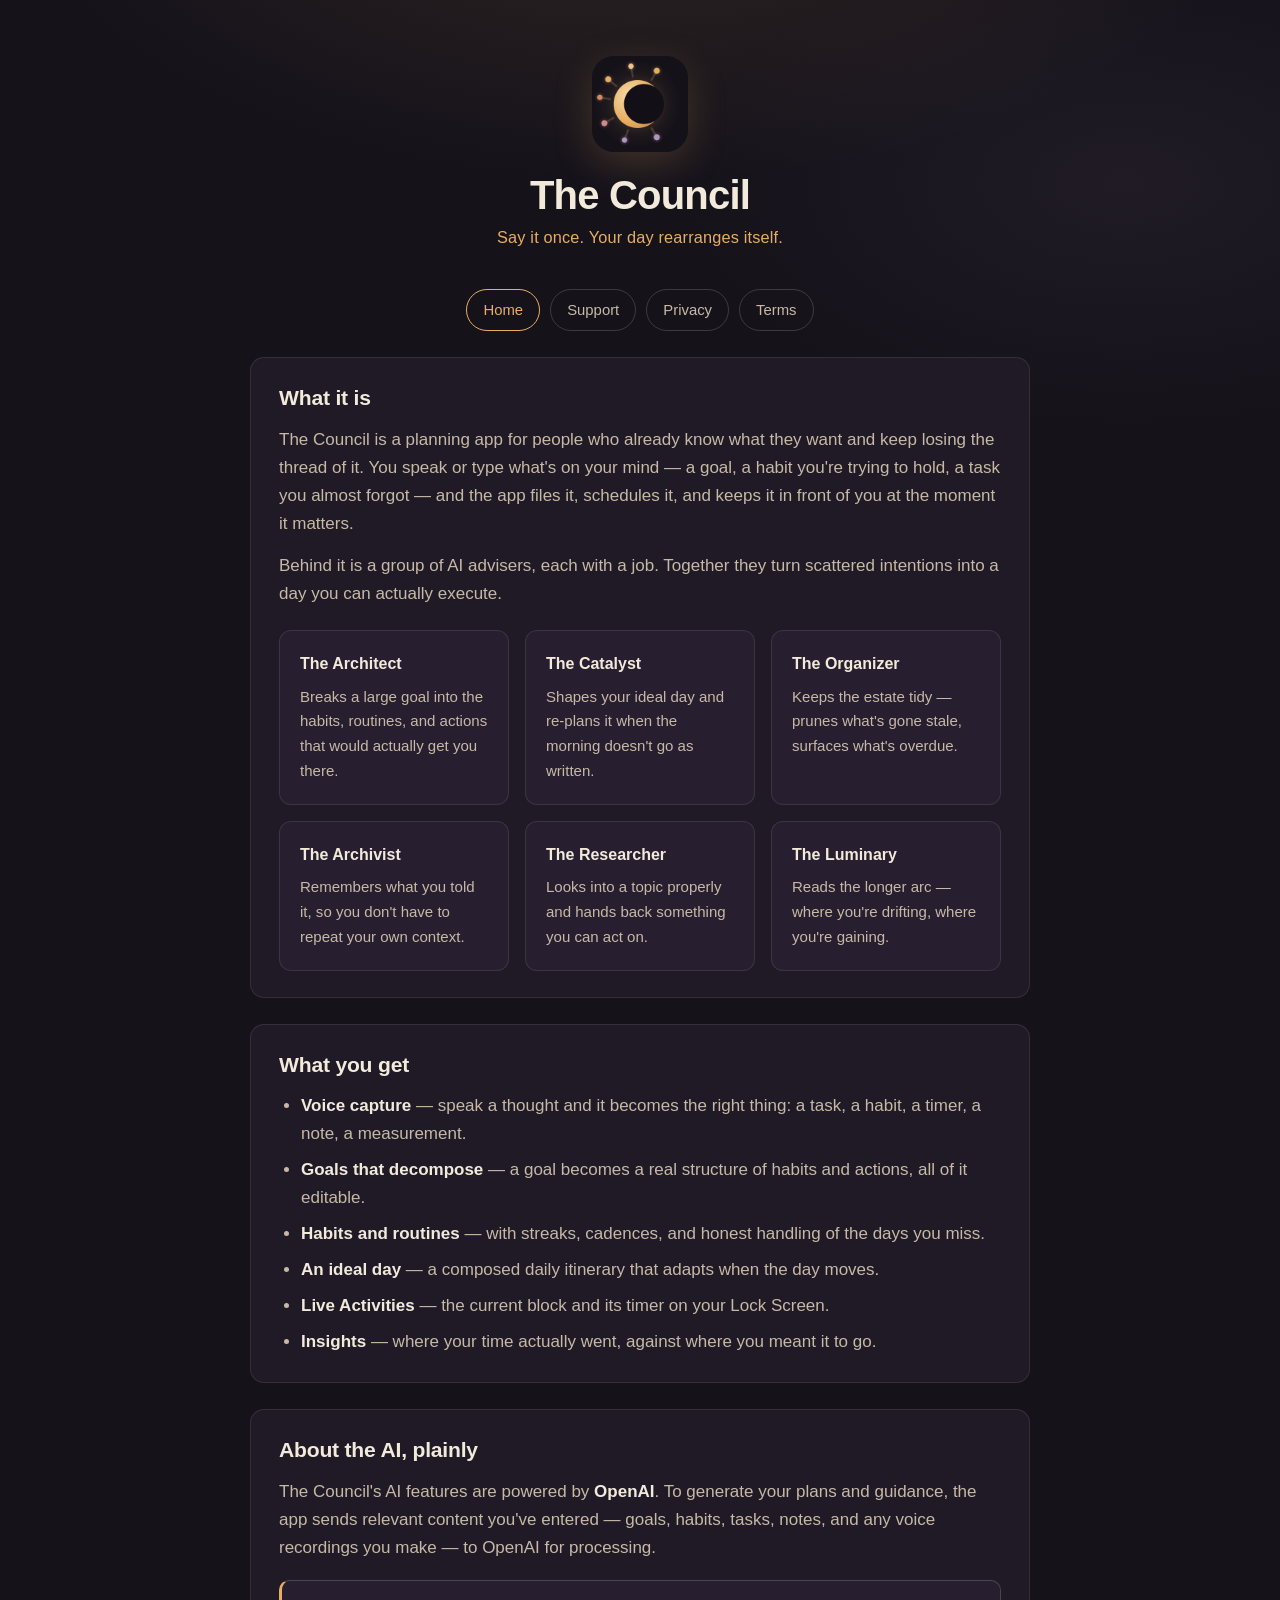
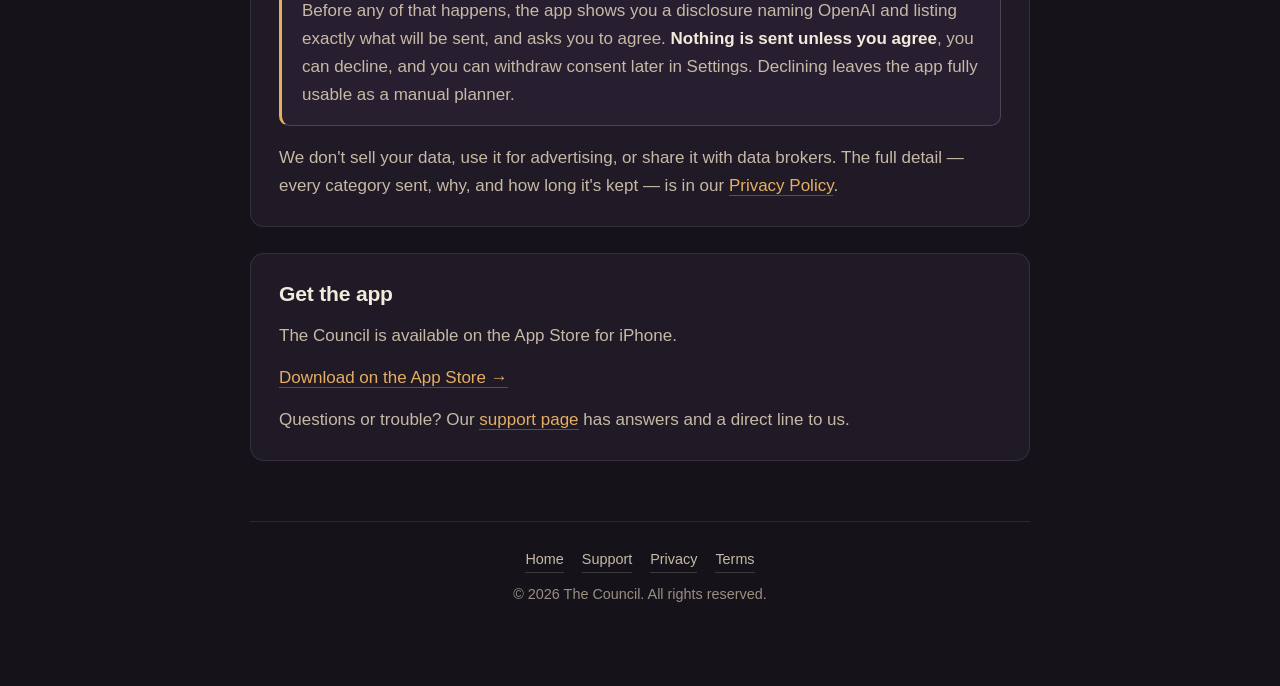
<file: index.html>
<!DOCTYPE html>
<html lang="en">
<head>
<meta charset="utf-8">
<meta name="viewport" content="width=device-width, initial-scale=1">
<title>The Council — AI Life Planner</title>
<meta name="description" content="A voice-first planning app. Capture goals, habits, and routines, and let a council of AI advisers turn them into a workable day.">
<link rel="icon" href="assets/icon.png">
<link rel="stylesheet" href="assets/site.css">
</head>
<body>
<div class="wrap">

<header class="masthead">
  <img src="assets/icon.png" alt="The Council app icon">
  <h1>The Council</h1>
  <p class="tagline">Say it once. Your day rearranges itself.</p>
</header>

<nav class="sitenav">
  <a href="index.html" aria-current="page">Home</a>
  <a href="support.html">Support</a>
  <a href="privacy.html">Privacy</a>
  <a href="terms.html">Terms</a>
</nav>

<section>
  <h2>What it is</h2>
  <p>The Council is a planning app for people who already know what they want and keep losing the thread of it. You speak or type what's on your mind — a goal, a habit you're trying to hold, a task you almost forgot — and the app files it, schedules it, and keeps it in front of you at the moment it matters.</p>
  <p>Behind it is a group of AI advisers, each with a job. Together they turn scattered intentions into a day you can actually execute.</p>

  <div class="grid">
    <div class="card">
      <h4>The Architect</h4>
      <p>Breaks a large goal into the habits, routines, and actions that would actually get you there.</p>
    </div>
    <div class="card">
      <h4>The Catalyst</h4>
      <p>Shapes your ideal day and re-plans it when the morning doesn't go as written.</p>
    </div>
    <div class="card">
      <h4>The Organizer</h4>
      <p>Keeps the estate tidy — prunes what's gone stale, surfaces what's overdue.</p>
    </div>
    <div class="card">
      <h4>The Archivist</h4>
      <p>Remembers what you told it, so you don't have to repeat your own context.</p>
    </div>
    <div class="card">
      <h4>The Researcher</h4>
      <p>Looks into a topic properly and hands back something you can act on.</p>
    </div>
    <div class="card">
      <h4>The Luminary</h4>
      <p>Reads the longer arc — where you're drifting, where you're gaining.</p>
    </div>
  </div>
</section>

<section>
  <h2>What you get</h2>
  <ul>
    <li><strong>Voice capture</strong> — speak a thought and it becomes the right thing: a task, a habit, a timer, a note, a measurement.</li>
    <li><strong>Goals that decompose</strong> — a goal becomes a real structure of habits and actions, all of it editable.</li>
    <li><strong>Habits and routines</strong> — with streaks, cadences, and honest handling of the days you miss.</li>
    <li><strong>An ideal day</strong> — a composed daily itinerary that adapts when the day moves.</li>
    <li><strong>Live Activities</strong> — the current block and its timer on your Lock Screen.</li>
    <li><strong>Insights</strong> — where your time actually went, against where you meant it to go.</li>
  </ul>
</section>

<section>
  <h2>About the AI, plainly</h2>
  <p>The Council's AI features are powered by <strong>OpenAI</strong>. To generate your plans and guidance, the app sends relevant content you've entered — goals, habits, tasks, notes, and any voice recordings you make — to OpenAI for processing.</p>
  <div class="callout">
    <p>Before any of that happens, the app shows you a disclosure naming OpenAI and listing exactly what will be sent, and asks you to agree. <strong>Nothing is sent unless you agree</strong>, you can decline, and you can withdraw consent later in Settings. Declining leaves the app fully usable as a manual planner.</p>
  </div>
  <p>We don't sell your data, use it for advertising, or share it with data brokers. The full detail — every category sent, why, and how long it's kept — is in our <a href="privacy.html">Privacy Policy</a>.</p>
</section>

<section>
  <h2>Get the app</h2>
  <p>The Council is available on the App Store for iPhone.</p>
  <p><a href="https://apps.apple.com/app/id6742854906" rel="noopener">Download on the App Store &rarr;</a></p>
  <p>Questions or trouble? Our <a href="support.html">support page</a> has answers and a direct line to us.</p>
</section>

</div>

<footer>
  <div class="footlinks">
    <a href="index.html">Home</a>
    <a href="support.html">Support</a>
    <a href="privacy.html">Privacy</a>
    <a href="terms.html">Terms</a>
  </div>
  <p>&copy; 2026 The Council. All rights reserved.</p>
</footer>
</body>
</html>
</file>
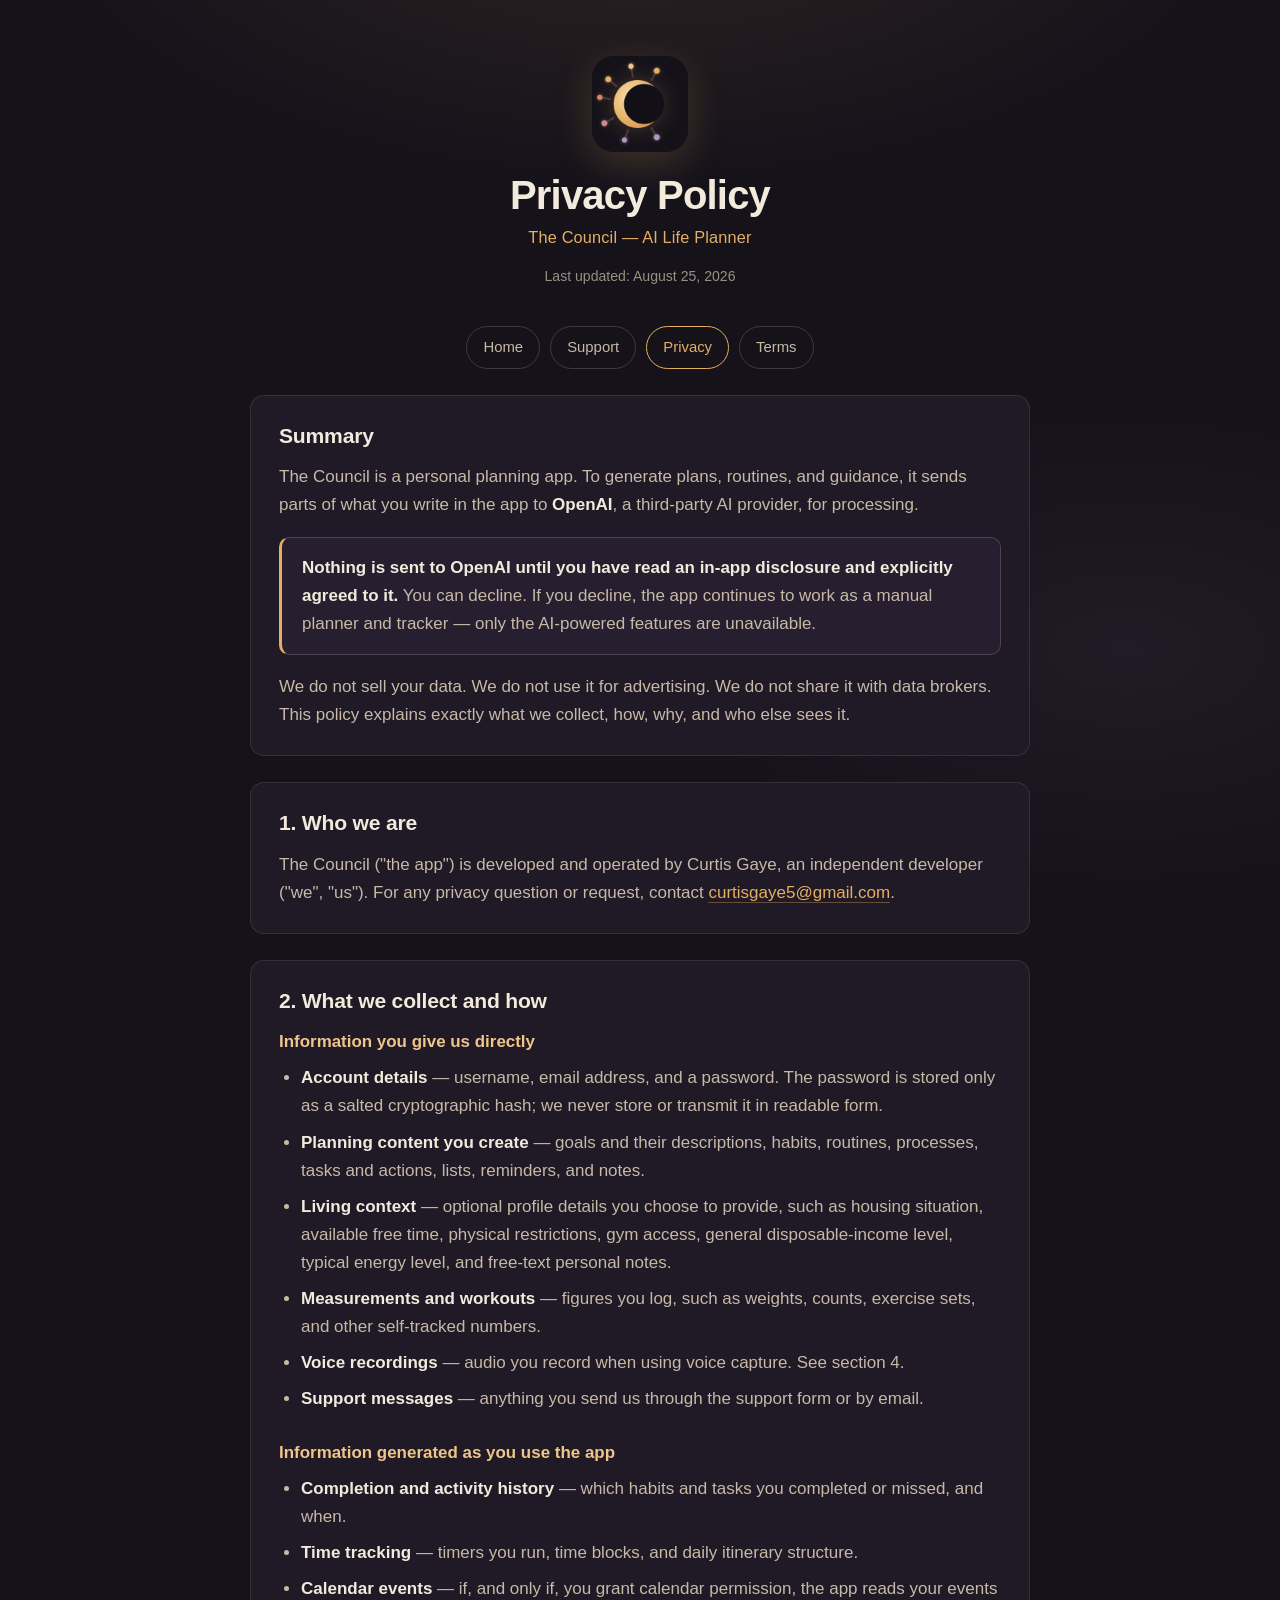
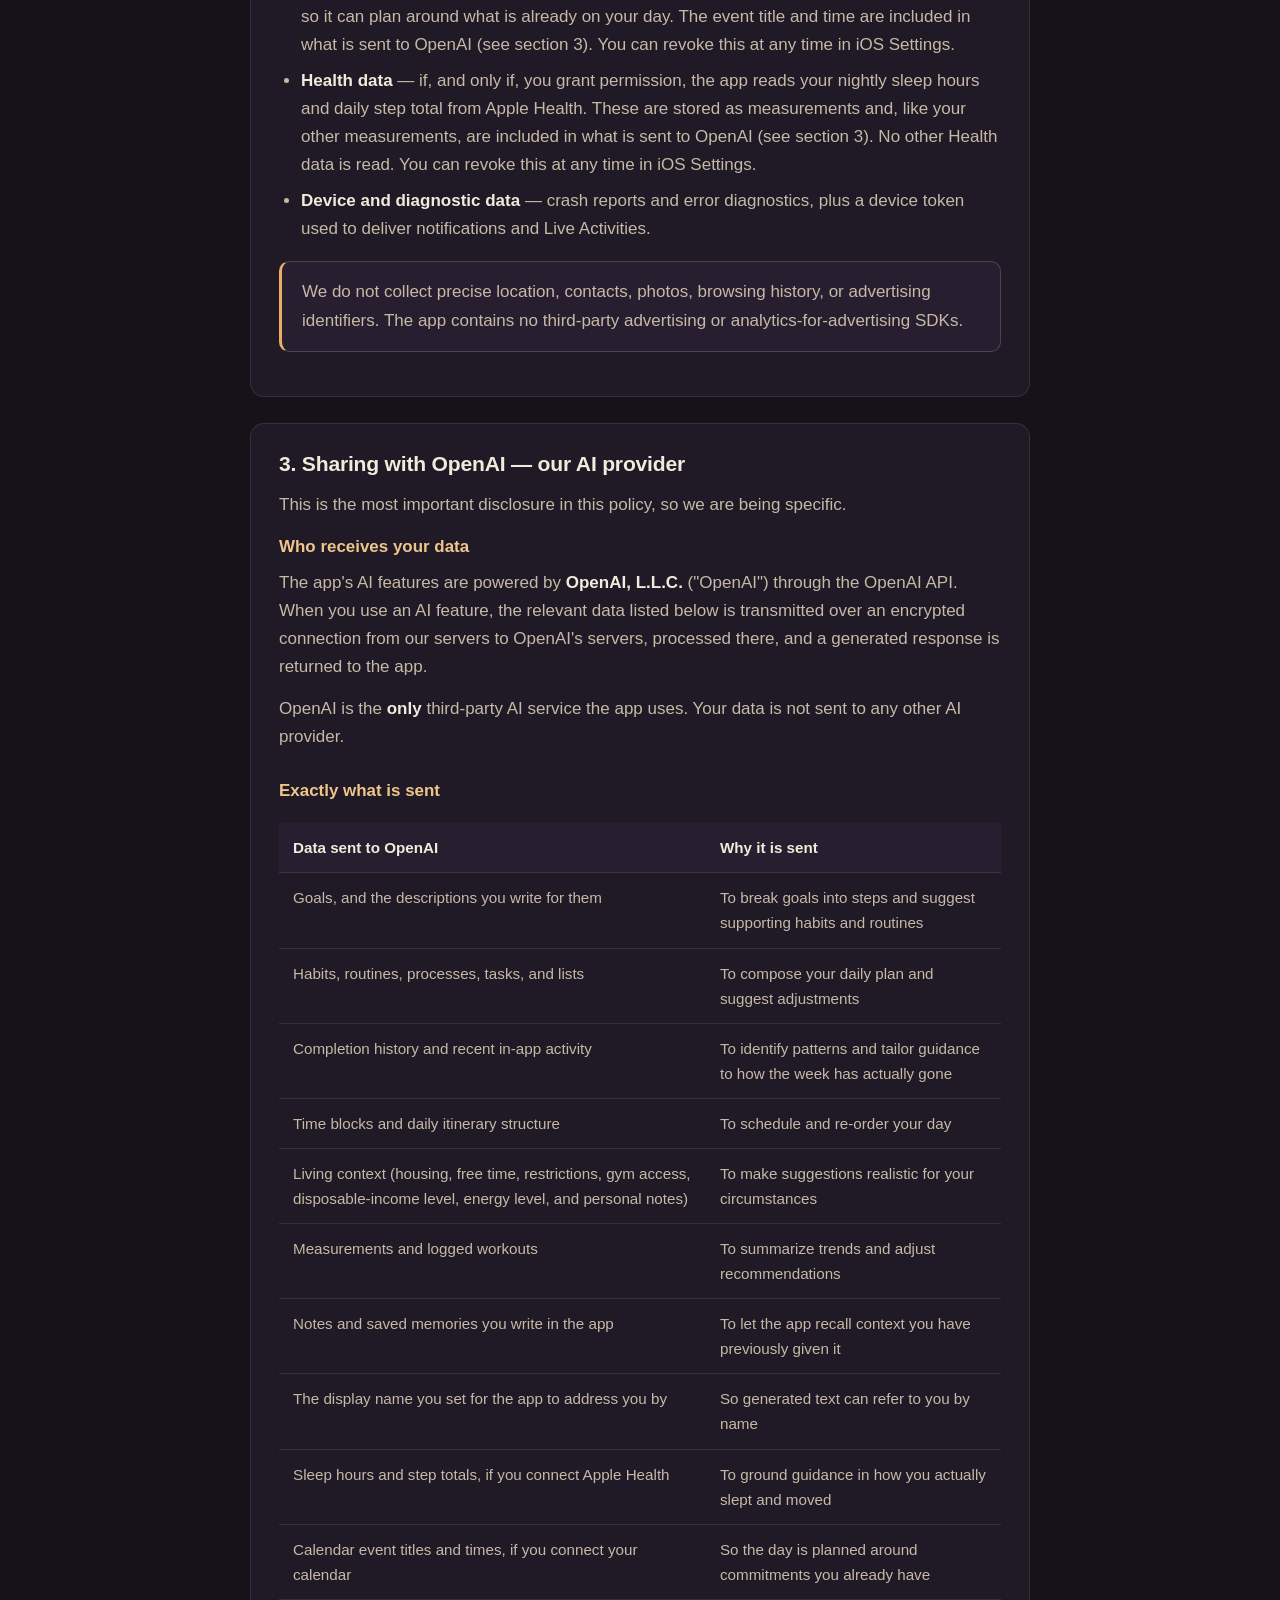
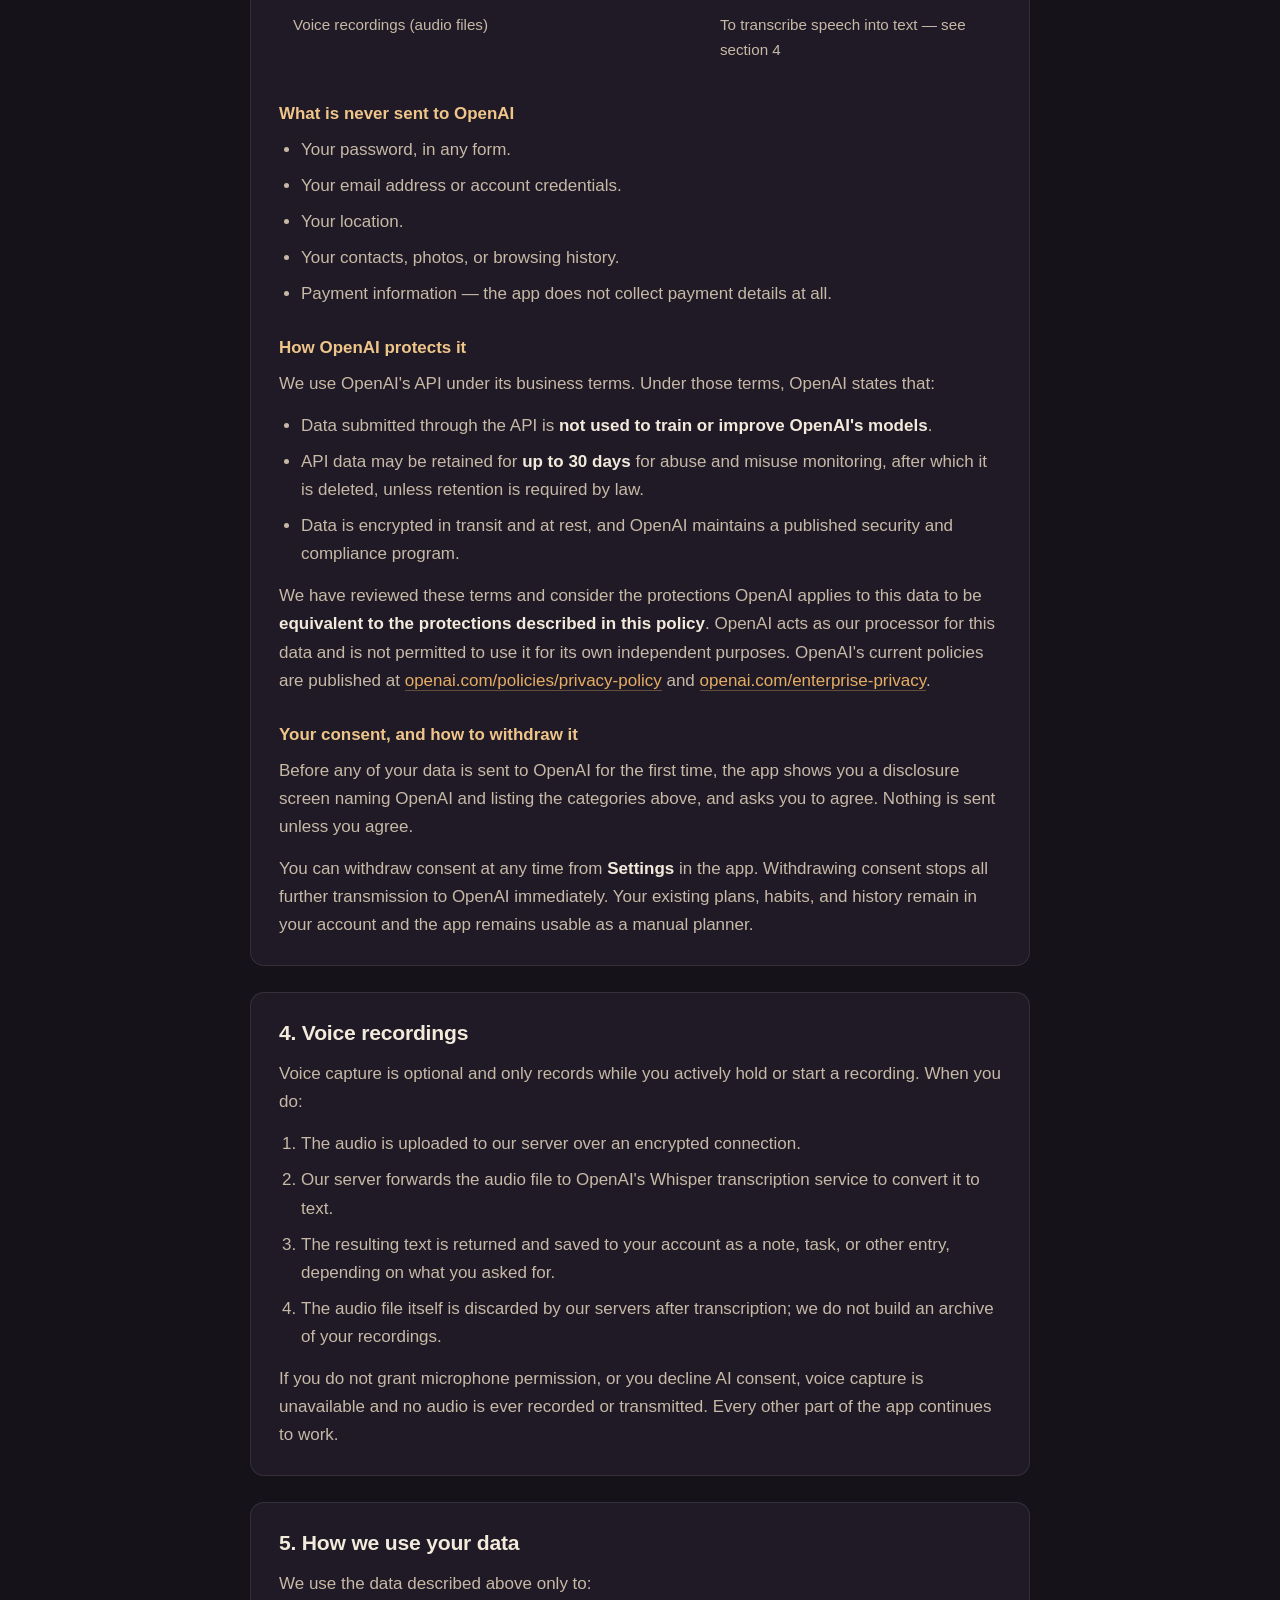
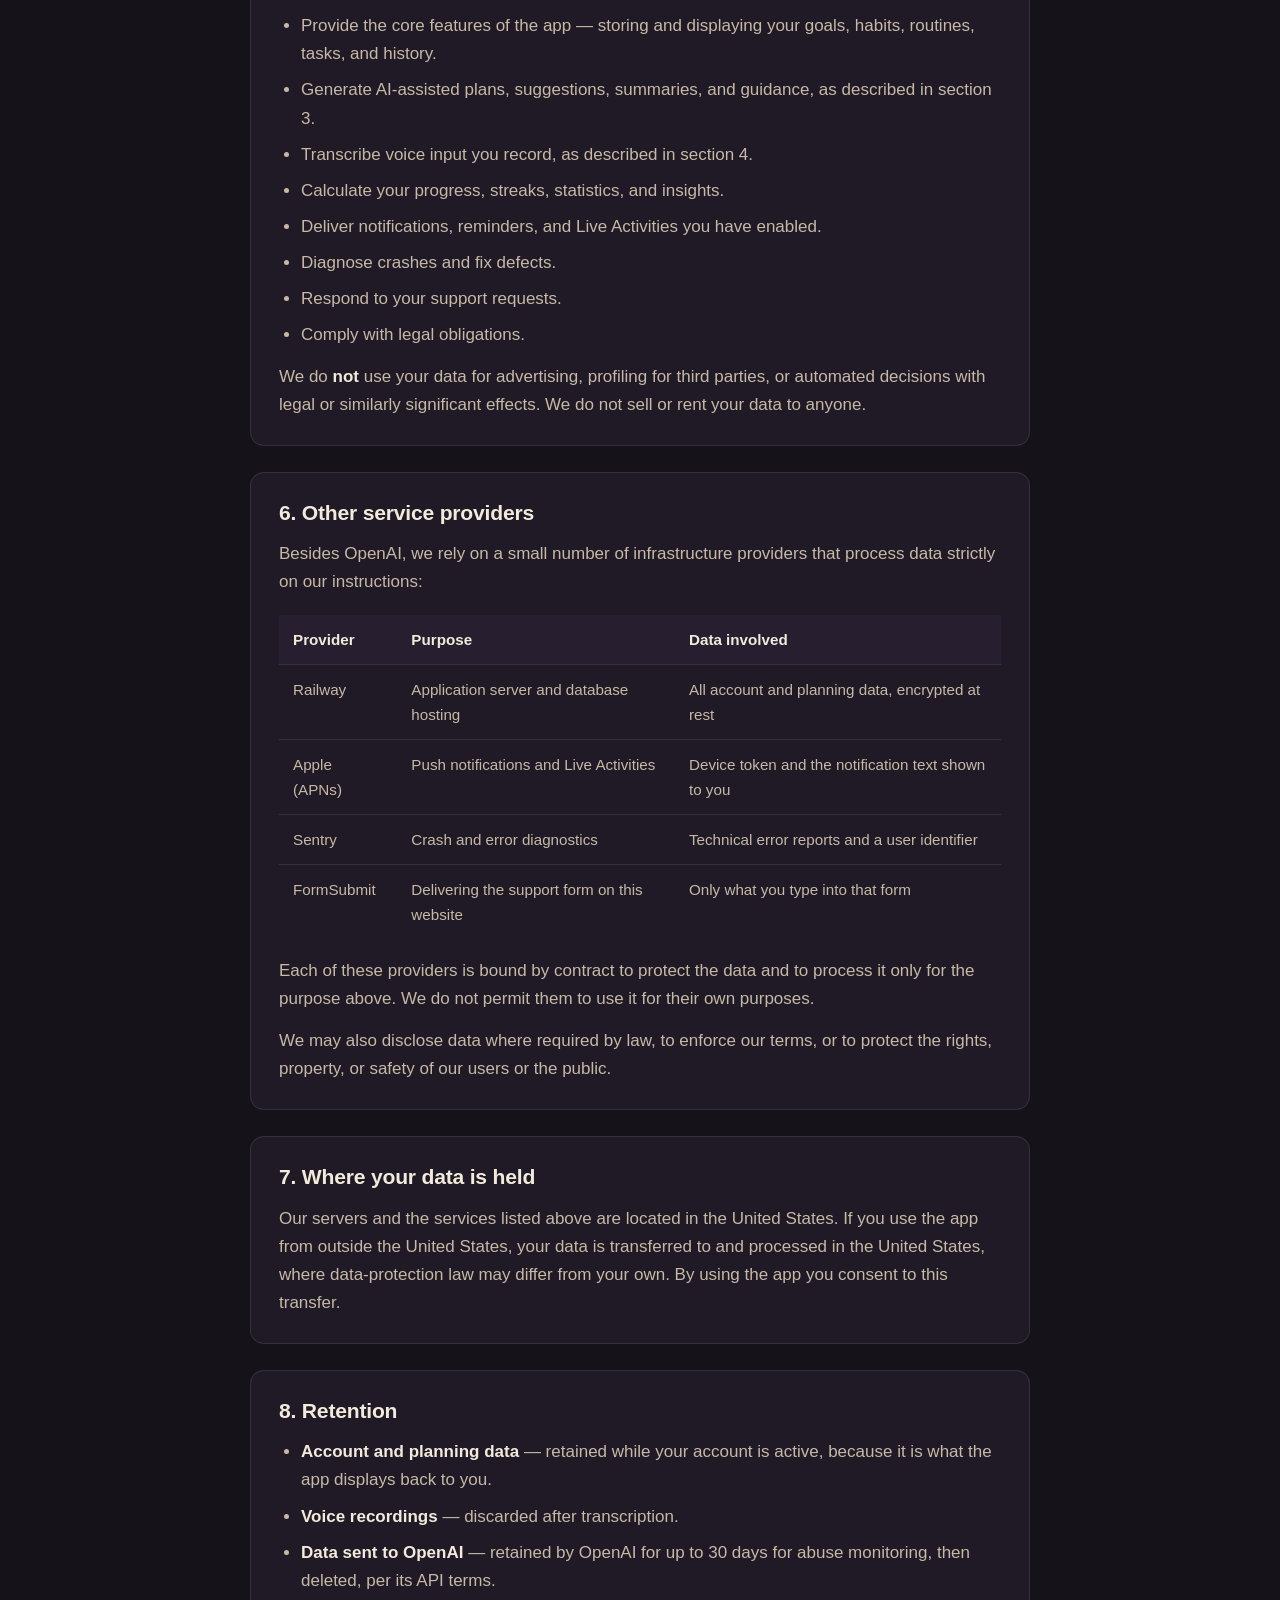
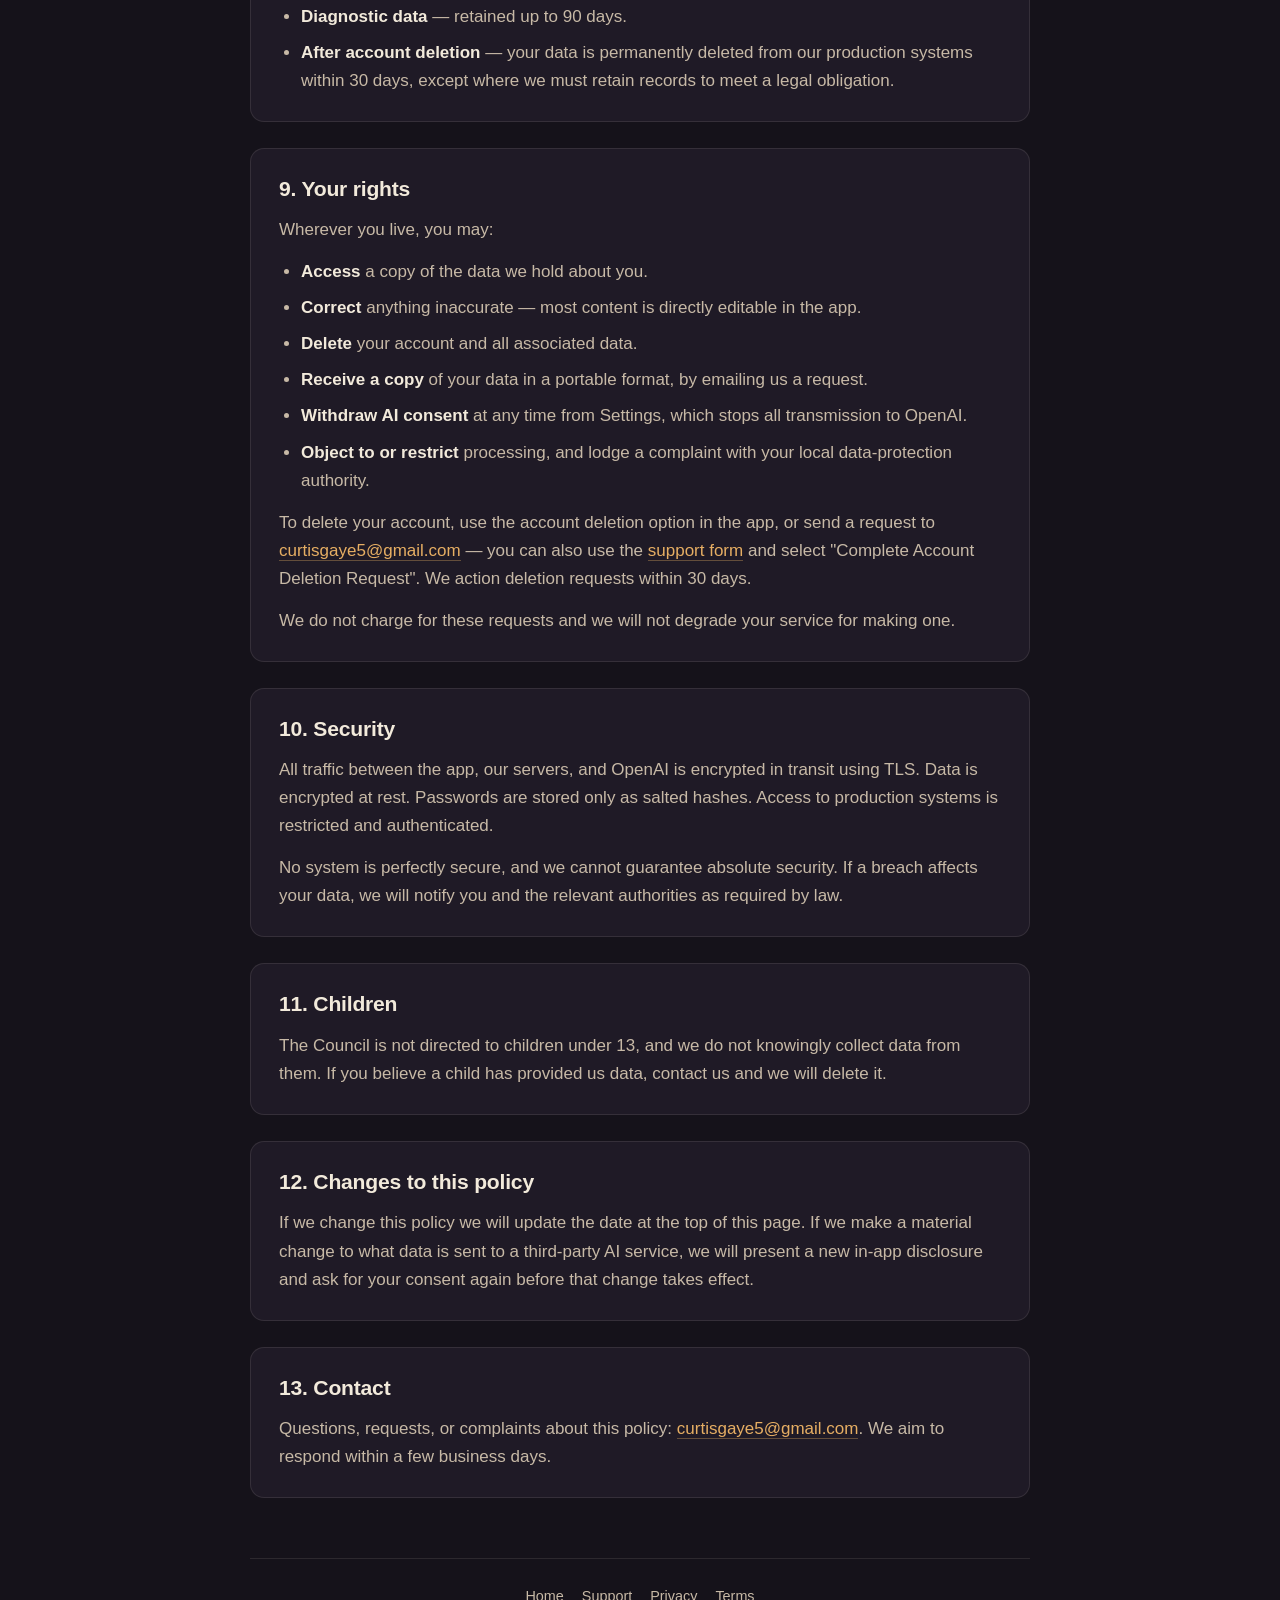
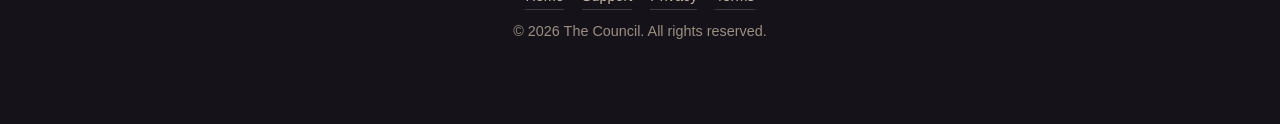
<file: privacy.html>
<!DOCTYPE html>
<html lang="en">
<head>
<meta charset="utf-8">
<meta name="viewport" content="width=device-width, initial-scale=1">
<title>Privacy Policy — The Council</title>
<meta name="description" content="How The Council collects, uses, and shares your data, including exactly what is sent to OpenAI for AI processing.">
<link rel="icon" href="assets/icon.png">
<link rel="stylesheet" href="assets/site.css">
</head>
<body>
<div class="wrap">

<header class="masthead">
  <img src="assets/icon.png" alt="The Council app icon">
  <h1>Privacy Policy</h1>
  <p class="tagline">The Council — AI Life Planner</p>
  <p class="updated">Last updated: August 25, 2026</p>
</header>

<nav class="sitenav">
  <a href="index.html">Home</a>
  <a href="support.html">Support</a>
  <a href="privacy.html" aria-current="page">Privacy</a>
  <a href="terms.html">Terms</a>
</nav>

<section>
  <h2>Summary</h2>
  <p>The Council is a personal planning app. To generate plans, routines, and guidance, it sends parts of what you write in the app to <strong>OpenAI</strong>, a third-party AI provider, for processing.</p>
  <div class="callout">
    <p><strong>Nothing is sent to OpenAI until you have read an in-app disclosure and explicitly agreed to it.</strong> You can decline. If you decline, the app continues to work as a manual planner and tracker — only the AI-powered features are unavailable.</p>
  </div>
  <p>We do not sell your data. We do not use it for advertising. We do not share it with data brokers. This policy explains exactly what we collect, how, why, and who else sees it.</p>
</section>

<section>
  <h2>1. Who we are</h2>
  <p>The Council ("the app") is developed and operated by Curtis Gaye, an independent developer ("we", "us"). For any privacy question or request, contact <a href="mailto:curtisgaye5@gmail.com">curtisgaye5@gmail.com</a>.</p>
</section>

<section>
  <h2>2. What we collect and how</h2>

  <h3>Information you give us directly</h3>
  <ul>
    <li><strong>Account details</strong> — username, email address, and a password. The password is stored only as a salted cryptographic hash; we never store or transmit it in readable form.</li>
    <li><strong>Planning content you create</strong> — goals and their descriptions, habits, routines, processes, tasks and actions, lists, reminders, and notes.</li>
    <li><strong>Living context</strong> — optional profile details you choose to provide, such as housing situation, available free time, physical restrictions, gym access, general disposable-income level, typical energy level, and free-text personal notes.</li>
    <li><strong>Measurements and workouts</strong> — figures you log, such as weights, counts, exercise sets, and other self-tracked numbers.</li>
    <li><strong>Voice recordings</strong> — audio you record when using voice capture. See section 4.</li>
    <li><strong>Support messages</strong> — anything you send us through the support form or by email.</li>
  </ul>

  <h3>Information generated as you use the app</h3>
  <ul>
    <li><strong>Completion and activity history</strong> — which habits and tasks you completed or missed, and when.</li>
    <li><strong>Time tracking</strong> — timers you run, time blocks, and daily itinerary structure.</li>
    <li><strong>Calendar events</strong> — if, and only if, you grant calendar permission, the app reads your events so it can plan around what is already on your day. The event title and time are included in what is sent to OpenAI (see section 3). You can revoke this at any time in iOS Settings.</li>
    <li><strong>Health data</strong> — if, and only if, you grant permission, the app reads your nightly sleep hours and daily step total from Apple Health. These are stored as measurements and, like your other measurements, are included in what is sent to OpenAI (see section 3). No other Health data is read. You can revoke this at any time in iOS Settings.</li>
    <li><strong>Device and diagnostic data</strong> — crash reports and error diagnostics, plus a device token used to deliver notifications and Live Activities.</li>
  </ul>

  <div class="callout">
    <p>We do not collect precise location, contacts, photos, browsing history, or advertising identifiers. The app contains no third-party advertising or analytics-for-advertising SDKs.</p>
  </div>
</section>

<section>
  <h2>3. Sharing with OpenAI — our AI provider</h2>
  <p>This is the most important disclosure in this policy, so we are being specific.</p>

  <h3>Who receives your data</h3>
  <p>The app's AI features are powered by <strong>OpenAI, L.L.C.</strong> ("OpenAI") through the OpenAI API. When you use an AI feature, the relevant data listed below is transmitted over an encrypted connection from our servers to OpenAI's servers, processed there, and a generated response is returned to the app.</p>
  <p>OpenAI is the <strong>only</strong> third-party AI service the app uses. Your data is not sent to any other AI provider.</p>

  <h3>Exactly what is sent</h3>
  <div class="tablewrap">
  <table>
    <thead>
      <tr><th>Data sent to OpenAI</th><th>Why it is sent</th></tr>
    </thead>
    <tbody>
      <tr><td>Goals, and the descriptions you write for them</td><td>To break goals into steps and suggest supporting habits and routines</td></tr>
      <tr><td>Habits, routines, processes, tasks, and lists</td><td>To compose your daily plan and suggest adjustments</td></tr>
      <tr><td>Completion history and recent in-app activity</td><td>To identify patterns and tailor guidance to how the week has actually gone</td></tr>
      <tr><td>Time blocks and daily itinerary structure</td><td>To schedule and re-order your day</td></tr>
      <tr><td>Living context (housing, free time, restrictions, gym access, disposable-income level, energy level, and personal notes)</td><td>To make suggestions realistic for your circumstances</td></tr>
      <tr><td>Measurements and logged workouts</td><td>To summarize trends and adjust recommendations</td></tr>
      <tr><td>Notes and saved memories you write in the app</td><td>To let the app recall context you have previously given it</td></tr>
      <tr><td>The display name you set for the app to address you by</td><td>So generated text can refer to you by name</td></tr>
      <tr><td>Sleep hours and step totals, if you connect Apple Health</td><td>To ground guidance in how you actually slept and moved</td></tr>
      <tr><td>Calendar event titles and times, if you connect your calendar</td><td>So the day is planned around commitments you already have</td></tr>
      <tr><td>Voice recordings (audio files)</td><td>To transcribe speech into text — see section 4</td></tr>
    </tbody>
  </table>
  </div>

  <h3>What is never sent to OpenAI</h3>
  <ul>
    <li>Your password, in any form.</li>
    <li>Your email address or account credentials.</li>
    <li>Your location.</li>
    <li>Your contacts, photos, or browsing history.</li>
    <li>Payment information — the app does not collect payment details at all.</li>
  </ul>

  <h3>How OpenAI protects it</h3>
  <p>We use OpenAI's API under its business terms. Under those terms, OpenAI states that:</p>
  <ul>
    <li>Data submitted through the API is <strong>not used to train or improve OpenAI's models</strong>.</li>
    <li>API data may be retained for <strong>up to 30 days</strong> for abuse and misuse monitoring, after which it is deleted, unless retention is required by law.</li>
    <li>Data is encrypted in transit and at rest, and OpenAI maintains a published security and compliance program.</li>
  </ul>
  <p>We have reviewed these terms and consider the protections OpenAI applies to this data to be <strong>equivalent to the protections described in this policy</strong>. OpenAI acts as our processor for this data and is not permitted to use it for its own independent purposes. OpenAI's current policies are published at <a href="https://openai.com/policies/privacy-policy/" rel="noopener">openai.com/policies/privacy-policy</a> and <a href="https://openai.com/enterprise-privacy/" rel="noopener">openai.com/enterprise-privacy</a>.</p>

  <h3>Your consent, and how to withdraw it</h3>
  <p>Before any of your data is sent to OpenAI for the first time, the app shows you a disclosure screen naming OpenAI and listing the categories above, and asks you to agree. Nothing is sent unless you agree.</p>
  <p>You can withdraw consent at any time from <strong>Settings</strong> in the app. Withdrawing consent stops all further transmission to OpenAI immediately. Your existing plans, habits, and history remain in your account and the app remains usable as a manual planner.</p>
</section>

<section>
  <h2>4. Voice recordings</h2>
  <p>Voice capture is optional and only records while you actively hold or start a recording. When you do:</p>
  <ol>
    <li>The audio is uploaded to our server over an encrypted connection.</li>
    <li>Our server forwards the audio file to OpenAI's Whisper transcription service to convert it to text.</li>
    <li>The resulting text is returned and saved to your account as a note, task, or other entry, depending on what you asked for.</li>
    <li>The audio file itself is discarded by our servers after transcription; we do not build an archive of your recordings.</li>
  </ol>
  <p>If you do not grant microphone permission, or you decline AI consent, voice capture is unavailable and no audio is ever recorded or transmitted. Every other part of the app continues to work.</p>
</section>

<section>
  <h2>5. How we use your data</h2>
  <p>We use the data described above only to:</p>
  <ul>
    <li>Provide the core features of the app — storing and displaying your goals, habits, routines, tasks, and history.</li>
    <li>Generate AI-assisted plans, suggestions, summaries, and guidance, as described in section 3.</li>
    <li>Transcribe voice input you record, as described in section 4.</li>
    <li>Calculate your progress, streaks, statistics, and insights.</li>
    <li>Deliver notifications, reminders, and Live Activities you have enabled.</li>
    <li>Diagnose crashes and fix defects.</li>
    <li>Respond to your support requests.</li>
    <li>Comply with legal obligations.</li>
  </ul>
  <p>We do <strong>not</strong> use your data for advertising, profiling for third parties, or automated decisions with legal or similarly significant effects. We do not sell or rent your data to anyone.</p>
</section>

<section>
  <h2>6. Other service providers</h2>
  <p>Besides OpenAI, we rely on a small number of infrastructure providers that process data strictly on our instructions:</p>
  <div class="tablewrap">
  <table>
    <thead>
      <tr><th>Provider</th><th>Purpose</th><th>Data involved</th></tr>
    </thead>
    <tbody>
      <tr><td>Railway</td><td>Application server and database hosting</td><td>All account and planning data, encrypted at rest</td></tr>
      <tr><td>Apple (APNs)</td><td>Push notifications and Live Activities</td><td>Device token and the notification text shown to you</td></tr>
      <tr><td>Sentry</td><td>Crash and error diagnostics</td><td>Technical error reports and a user identifier</td></tr>
      <tr><td>FormSubmit</td><td>Delivering the support form on this website</td><td>Only what you type into that form</td></tr>
    </tbody>
  </table>
  </div>
  <p>Each of these providers is bound by contract to protect the data and to process it only for the purpose above. We do not permit them to use it for their own purposes.</p>
  <p>We may also disclose data where required by law, to enforce our terms, or to protect the rights, property, or safety of our users or the public.</p>
</section>

<section>
  <h2>7. Where your data is held</h2>
  <p>Our servers and the services listed above are located in the United States. If you use the app from outside the United States, your data is transferred to and processed in the United States, where data-protection law may differ from your own. By using the app you consent to this transfer.</p>
</section>

<section>
  <h2>8. Retention</h2>
  <ul>
    <li><strong>Account and planning data</strong> — retained while your account is active, because it is what the app displays back to you.</li>
    <li><strong>Voice recordings</strong> — discarded after transcription.</li>
    <li><strong>Data sent to OpenAI</strong> — retained by OpenAI for up to 30 days for abuse monitoring, then deleted, per its API terms.</li>
    <li><strong>Diagnostic data</strong> — retained up to 90 days.</li>
    <li><strong>After account deletion</strong> — your data is permanently deleted from our production systems within 30 days, except where we must retain records to meet a legal obligation.</li>
  </ul>
</section>

<section>
  <h2>9. Your rights</h2>
  <p>Wherever you live, you may:</p>
  <ul>
    <li><strong>Access</strong> a copy of the data we hold about you.</li>
    <li><strong>Correct</strong> anything inaccurate — most content is directly editable in the app.</li>
    <li><strong>Delete</strong> your account and all associated data.</li>
    <li><strong>Receive a copy</strong> of your data in a portable format, by emailing us a request.</li>
    <li><strong>Withdraw AI consent</strong> at any time from Settings, which stops all transmission to OpenAI.</li>
    <li><strong>Object to or restrict</strong> processing, and lodge a complaint with your local data-protection authority.</li>
  </ul>
  <p>To delete your account, use the account deletion option in the app, or send a request to <a href="mailto:curtisgaye5@gmail.com">curtisgaye5@gmail.com</a> — you can also use the <a href="support.html#contact">support form</a> and select "Complete Account Deletion Request". We action deletion requests within 30 days.</p>
  <p>We do not charge for these requests and we will not degrade your service for making one.</p>
</section>

<section>
  <h2>10. Security</h2>
  <p>All traffic between the app, our servers, and OpenAI is encrypted in transit using TLS. Data is encrypted at rest. Passwords are stored only as salted hashes. Access to production systems is restricted and authenticated.</p>
  <p>No system is perfectly secure, and we cannot guarantee absolute security. If a breach affects your data, we will notify you and the relevant authorities as required by law.</p>
</section>

<section>
  <h2>11. Children</h2>
  <p>The Council is not directed to children under 13, and we do not knowingly collect data from them. If you believe a child has provided us data, contact us and we will delete it.</p>
</section>

<section>
  <h2>12. Changes to this policy</h2>
  <p>If we change this policy we will update the date at the top of this page. If we make a material change to what data is sent to a third-party AI service, we will present a new in-app disclosure and ask for your consent again before that change takes effect.</p>
</section>

<section>
  <h2>13. Contact</h2>
  <p>Questions, requests, or complaints about this policy: <a href="mailto:curtisgaye5@gmail.com">curtisgaye5@gmail.com</a>. We aim to respond within a few business days.</p>
</section>

</div>

<footer>
  <div class="footlinks">
    <a href="index.html">Home</a>
    <a href="support.html">Support</a>
    <a href="privacy.html">Privacy</a>
    <a href="terms.html">Terms</a>
  </div>
  <p>&copy; 2026 The Council. All rights reserved.</p>
</footer>
</body>
</html>
</file>
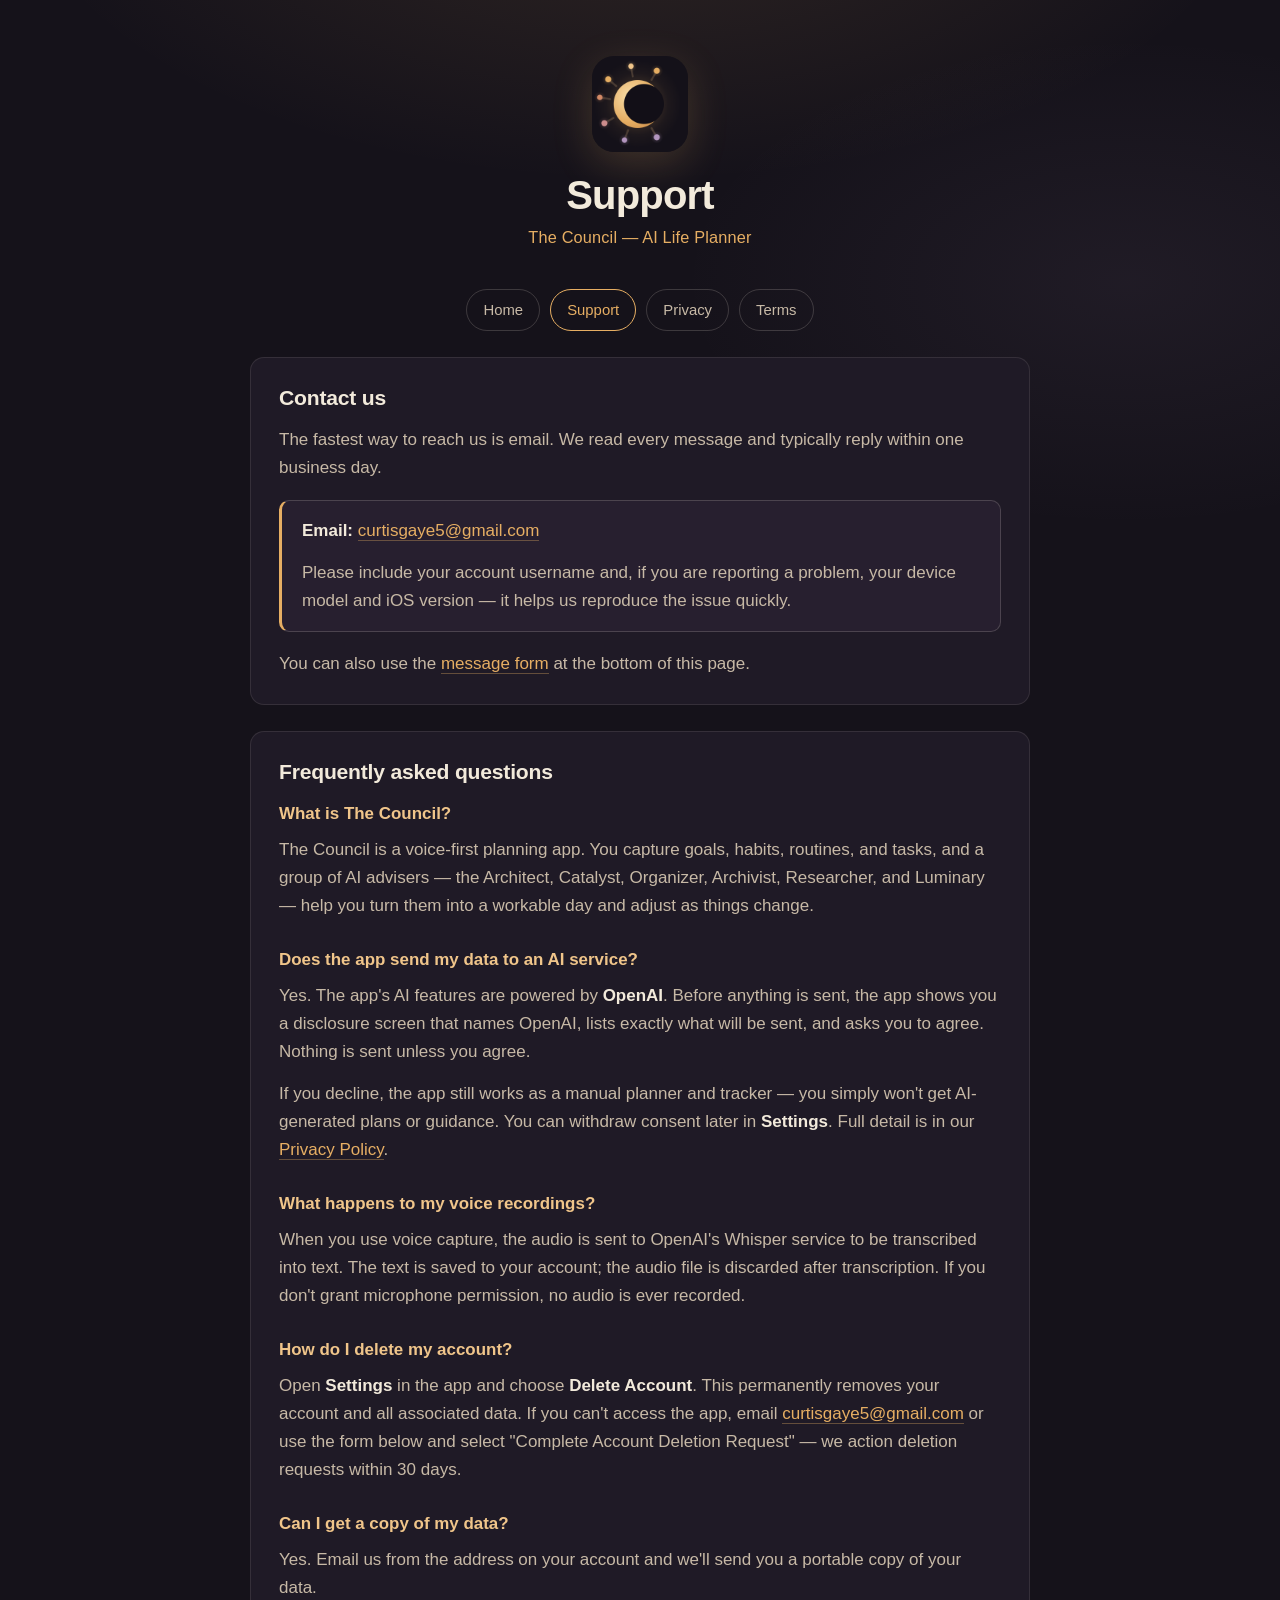
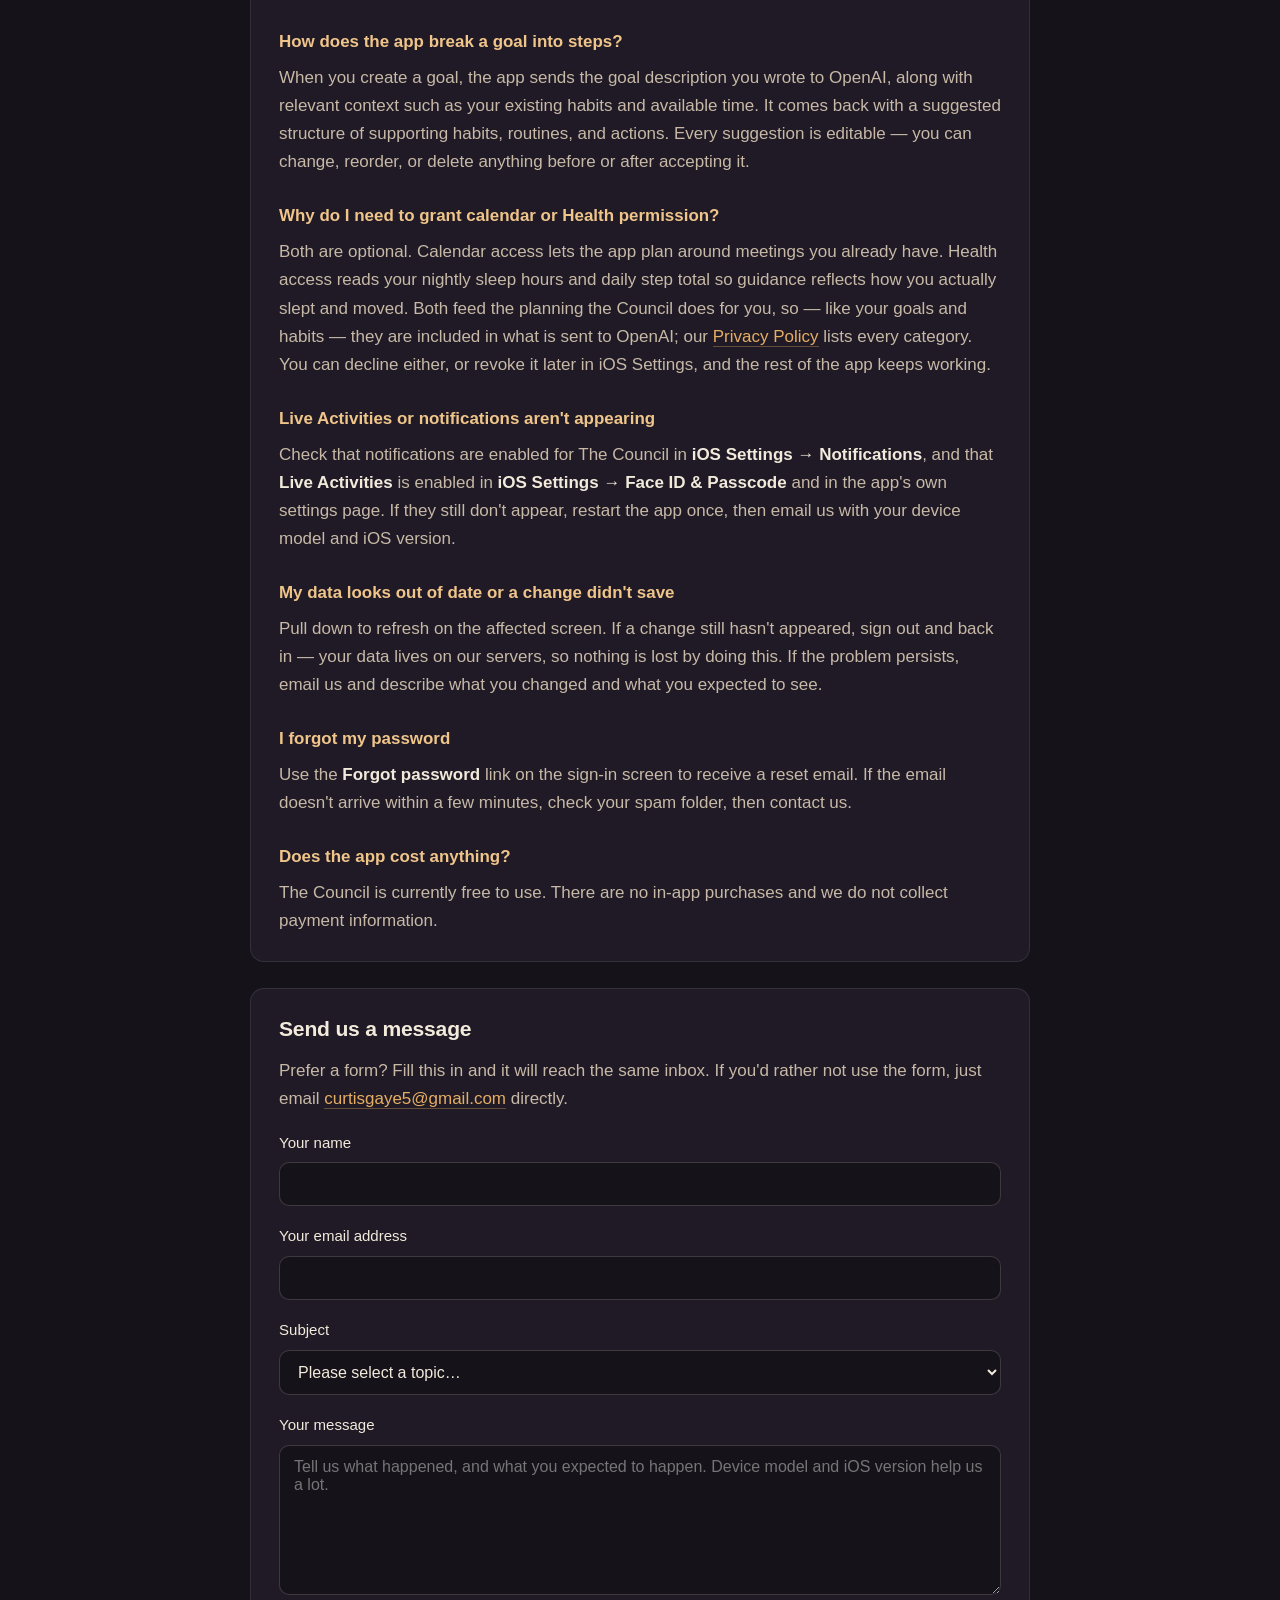
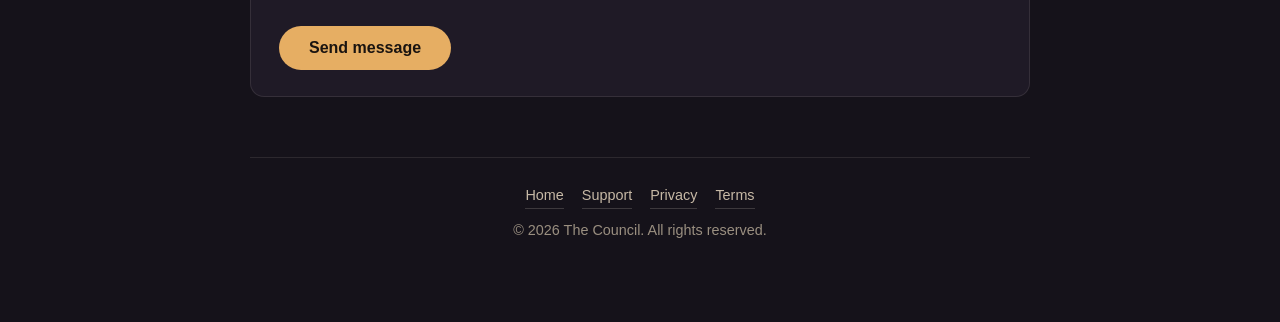
<file: support.html>
<!DOCTYPE html>
<html lang="en">
<head>
<meta charset="utf-8">
<meta name="viewport" content="width=device-width, initial-scale=1">
<title>Support — The Council</title>
<meta name="description" content="Help, answers, and direct contact for The Council — AI Life Planner.">
<link rel="icon" href="assets/icon.png">
<link rel="stylesheet" href="assets/site.css">
</head>
<body>
<div class="wrap">

<header class="masthead">
  <img src="assets/icon.png" alt="The Council app icon">
  <h1>Support</h1>
  <p class="tagline">The Council — AI Life Planner</p>
</header>

<nav class="sitenav">
  <a href="index.html">Home</a>
  <a href="support.html" aria-current="page">Support</a>
  <a href="privacy.html">Privacy</a>
  <a href="terms.html">Terms</a>
</nav>

<section>
  <h2>Contact us</h2>
  <p>The fastest way to reach us is email. We read every message and typically reply within one business day.</p>
  <div class="callout">
    <p><strong>Email:</strong> <a href="mailto:curtisgaye5@gmail.com">curtisgaye5@gmail.com</a></p>
    <p>Please include your account username and, if you are reporting a problem, your device model and iOS version — it helps us reproduce the issue quickly.</p>
  </div>
  <p>You can also use the <a href="#contact">message form</a> at the bottom of this page.</p>
</section>

<section id="faq">
  <h2>Frequently asked questions</h2>

  <h3>What is The Council?</h3>
  <p>The Council is a voice-first planning app. You capture goals, habits, routines, and tasks, and a group of AI advisers — the Architect, Catalyst, Organizer, Archivist, Researcher, and Luminary — help you turn them into a workable day and adjust as things change.</p>

  <h3>Does the app send my data to an AI service?</h3>
  <p>Yes. The app's AI features are powered by <strong>OpenAI</strong>. Before anything is sent, the app shows you a disclosure screen that names OpenAI, lists exactly what will be sent, and asks you to agree. Nothing is sent unless you agree.</p>
  <p>If you decline, the app still works as a manual planner and tracker — you simply won't get AI-generated plans or guidance. You can withdraw consent later in <strong>Settings</strong>. Full detail is in our <a href="privacy.html">Privacy Policy</a>.</p>

  <h3>What happens to my voice recordings?</h3>
  <p>When you use voice capture, the audio is sent to OpenAI's Whisper service to be transcribed into text. The text is saved to your account; the audio file is discarded after transcription. If you don't grant microphone permission, no audio is ever recorded.</p>

  <h3>How do I delete my account?</h3>
  <p>Open <strong>Settings</strong> in the app and choose <strong>Delete Account</strong>. This permanently removes your account and all associated data. If you can't access the app, email <a href="mailto:curtisgaye5@gmail.com">curtisgaye5@gmail.com</a> or use the form below and select "Complete Account Deletion Request" — we action deletion requests within 30 days.</p>

  <h3>Can I get a copy of my data?</h3>
  <p>Yes. Email us from the address on your account and we'll send you a portable copy of your data.</p>

  <h3>How does the app break a goal into steps?</h3>
  <p>When you create a goal, the app sends the goal description you wrote to OpenAI, along with relevant context such as your existing habits and available time. It comes back with a suggested structure of supporting habits, routines, and actions. Every suggestion is editable — you can change, reorder, or delete anything before or after accepting it.</p>

  <h3>Why do I need to grant calendar or Health permission?</h3>
  <p>Both are optional. Calendar access lets the app plan around meetings you already have. Health access reads your nightly sleep hours and daily step total so guidance reflects how you actually slept and moved. Both feed the planning the Council does for you, so &mdash; like your goals and habits &mdash; they are included in what is sent to OpenAI; our <a href="privacy.html">Privacy Policy</a> lists every category. You can decline either, or revoke it later in iOS Settings, and the rest of the app keeps working.</p>

  <h3>Live Activities or notifications aren't appearing</h3>
  <p>Check that notifications are enabled for The Council in <strong>iOS Settings &rarr; Notifications</strong>, and that <strong>Live Activities</strong> is enabled in <strong>iOS Settings &rarr; Face ID &amp; Passcode</strong> and in the app's own settings page. If they still don't appear, restart the app once, then email us with your device model and iOS version.</p>

  <h3>My data looks out of date or a change didn't save</h3>
  <p>Pull down to refresh on the affected screen. If a change still hasn't appeared, sign out and back in — your data lives on our servers, so nothing is lost by doing this. If the problem persists, email us and describe what you changed and what you expected to see.</p>

  <h3>I forgot my password</h3>
  <p>Use the <strong>Forgot password</strong> link on the sign-in screen to receive a reset email. If the email doesn't arrive within a few minutes, check your spam folder, then contact us.</p>

  <h3>Does the app cost anything?</h3>
  <p>The Council is currently free to use. There are no in-app purchases and we do not collect payment information.</p>
</section>

<section id="contact">
  <h2>Send us a message</h2>
  <p>Prefer a form? Fill this in and it will reach the same inbox. If you'd rather not use the form, just email <a href="mailto:curtisgaye5@gmail.com">curtisgaye5@gmail.com</a> directly.</p>

  <form action="https://formsubmit.co/curtisgaye5@gmail.com" method="POST">
    <input type="hidden" name="_subject" value="The Council — support request">
    <input type="hidden" name="_captcha" value="false">
    <input type="hidden" name="_template" value="table">

    <label for="name">Your name</label>
    <input type="text" id="name" name="name" required autocomplete="name">

    <label for="email">Your email address</label>
    <input type="email" id="email" name="email" required autocomplete="email">

    <label for="topic">Subject</label>
    <select id="topic" name="topic" required>
      <option value="">Please select a topic…</option>
      <option>Technical issue</option>
      <option>Feature request</option>
      <option>Account question</option>
      <option>Privacy or data question</option>
      <option>Complete Account Deletion Request</option>
      <option>Other</option>
    </select>

    <label for="message">Your message</label>
    <textarea id="message" name="message" required placeholder="Tell us what happened, and what you expected to happen. Device model and iOS version help us a lot."></textarea>

    <button type="submit">Send message</button>
  </form>
</section>

</div>

<footer>
  <div class="footlinks">
    <a href="index.html">Home</a>
    <a href="support.html">Support</a>
    <a href="privacy.html">Privacy</a>
    <a href="terms.html">Terms</a>
  </div>
  <p>&copy; 2026 The Council. All rights reserved.</p>
</footer>
</body>
</html>
</file>
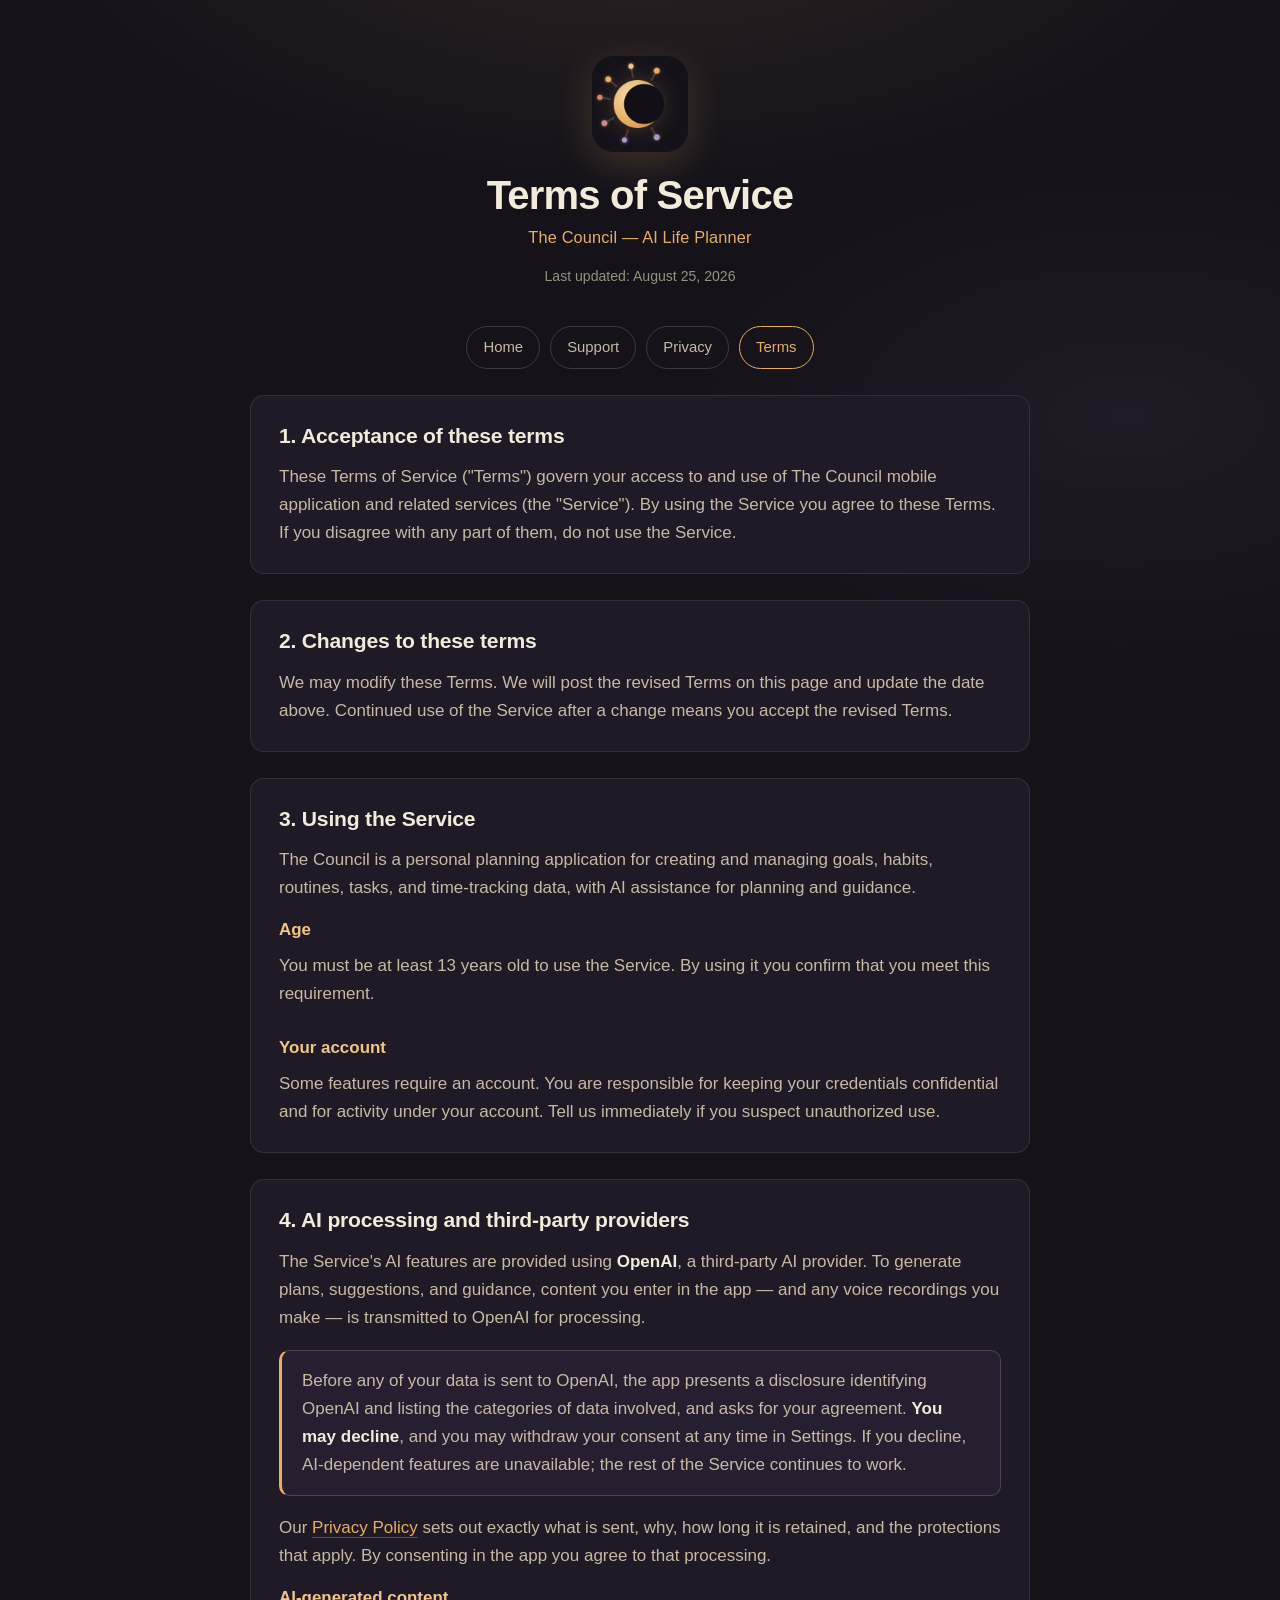
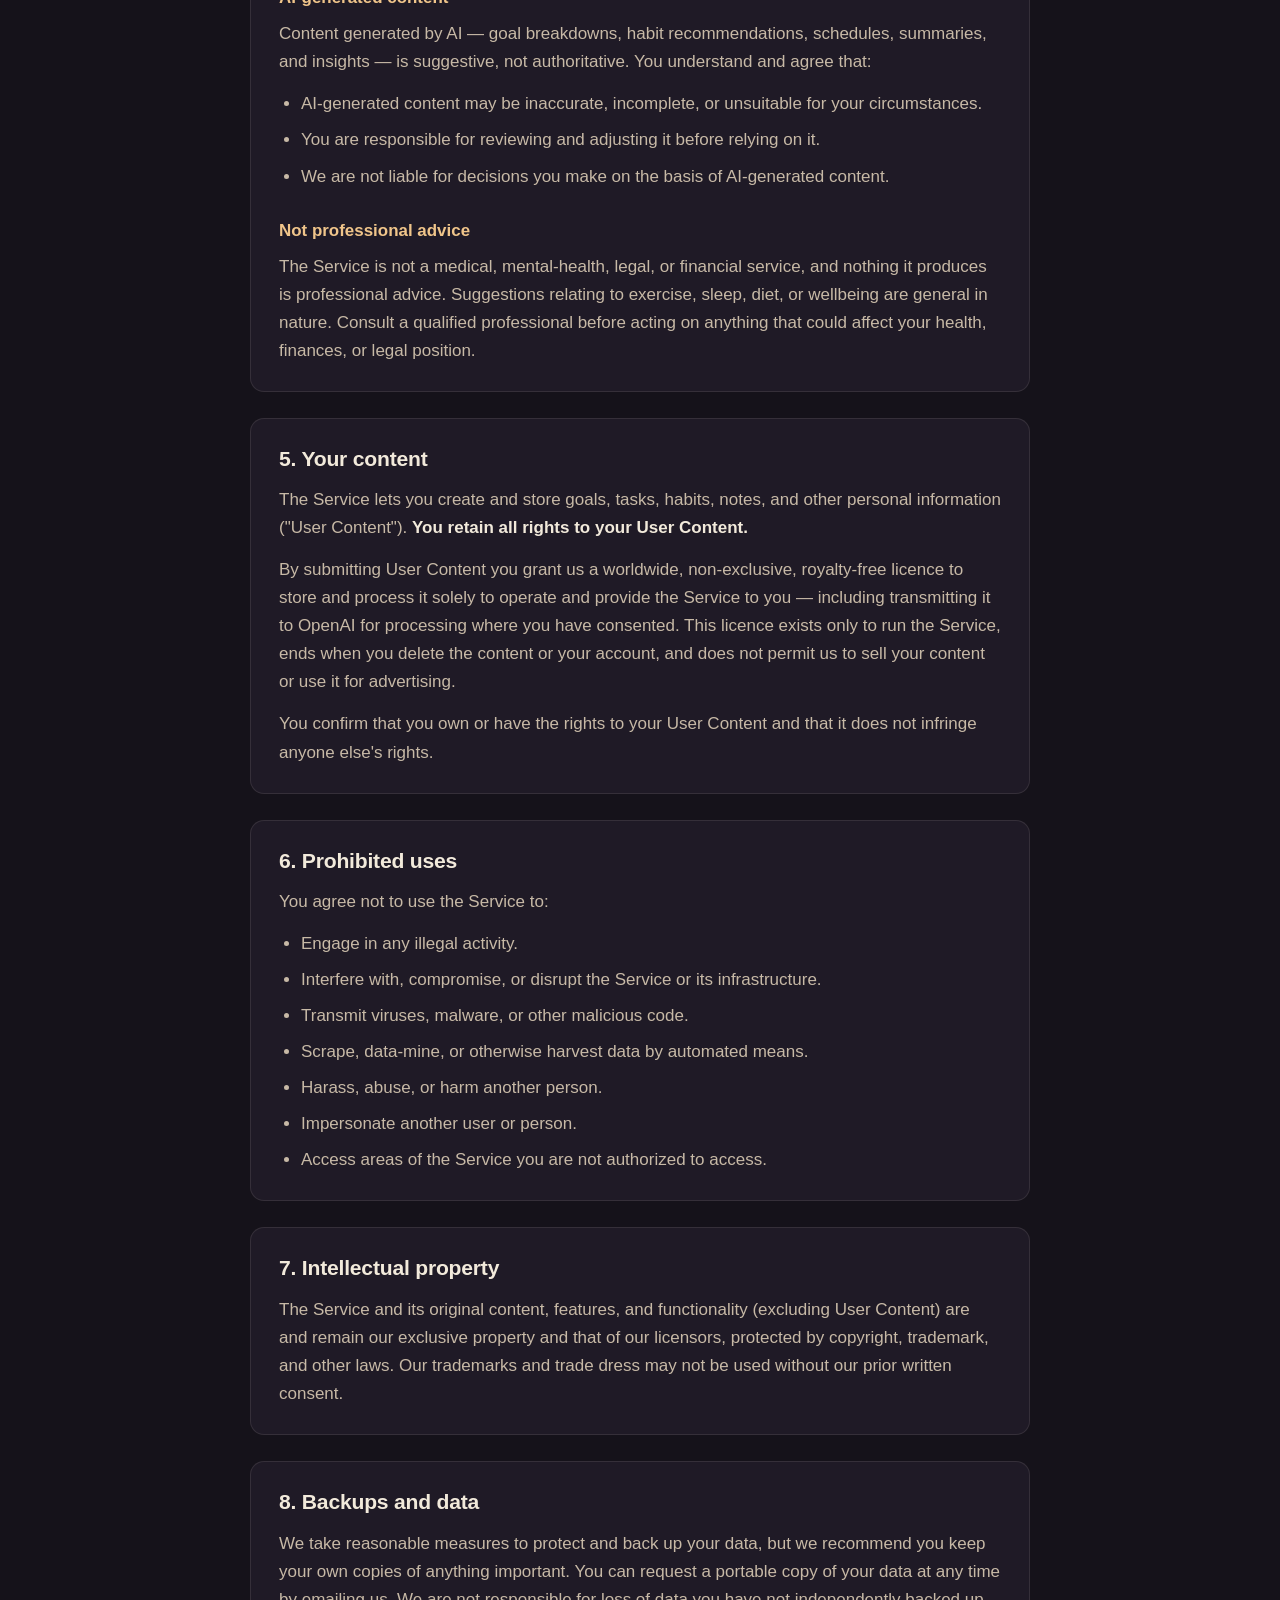
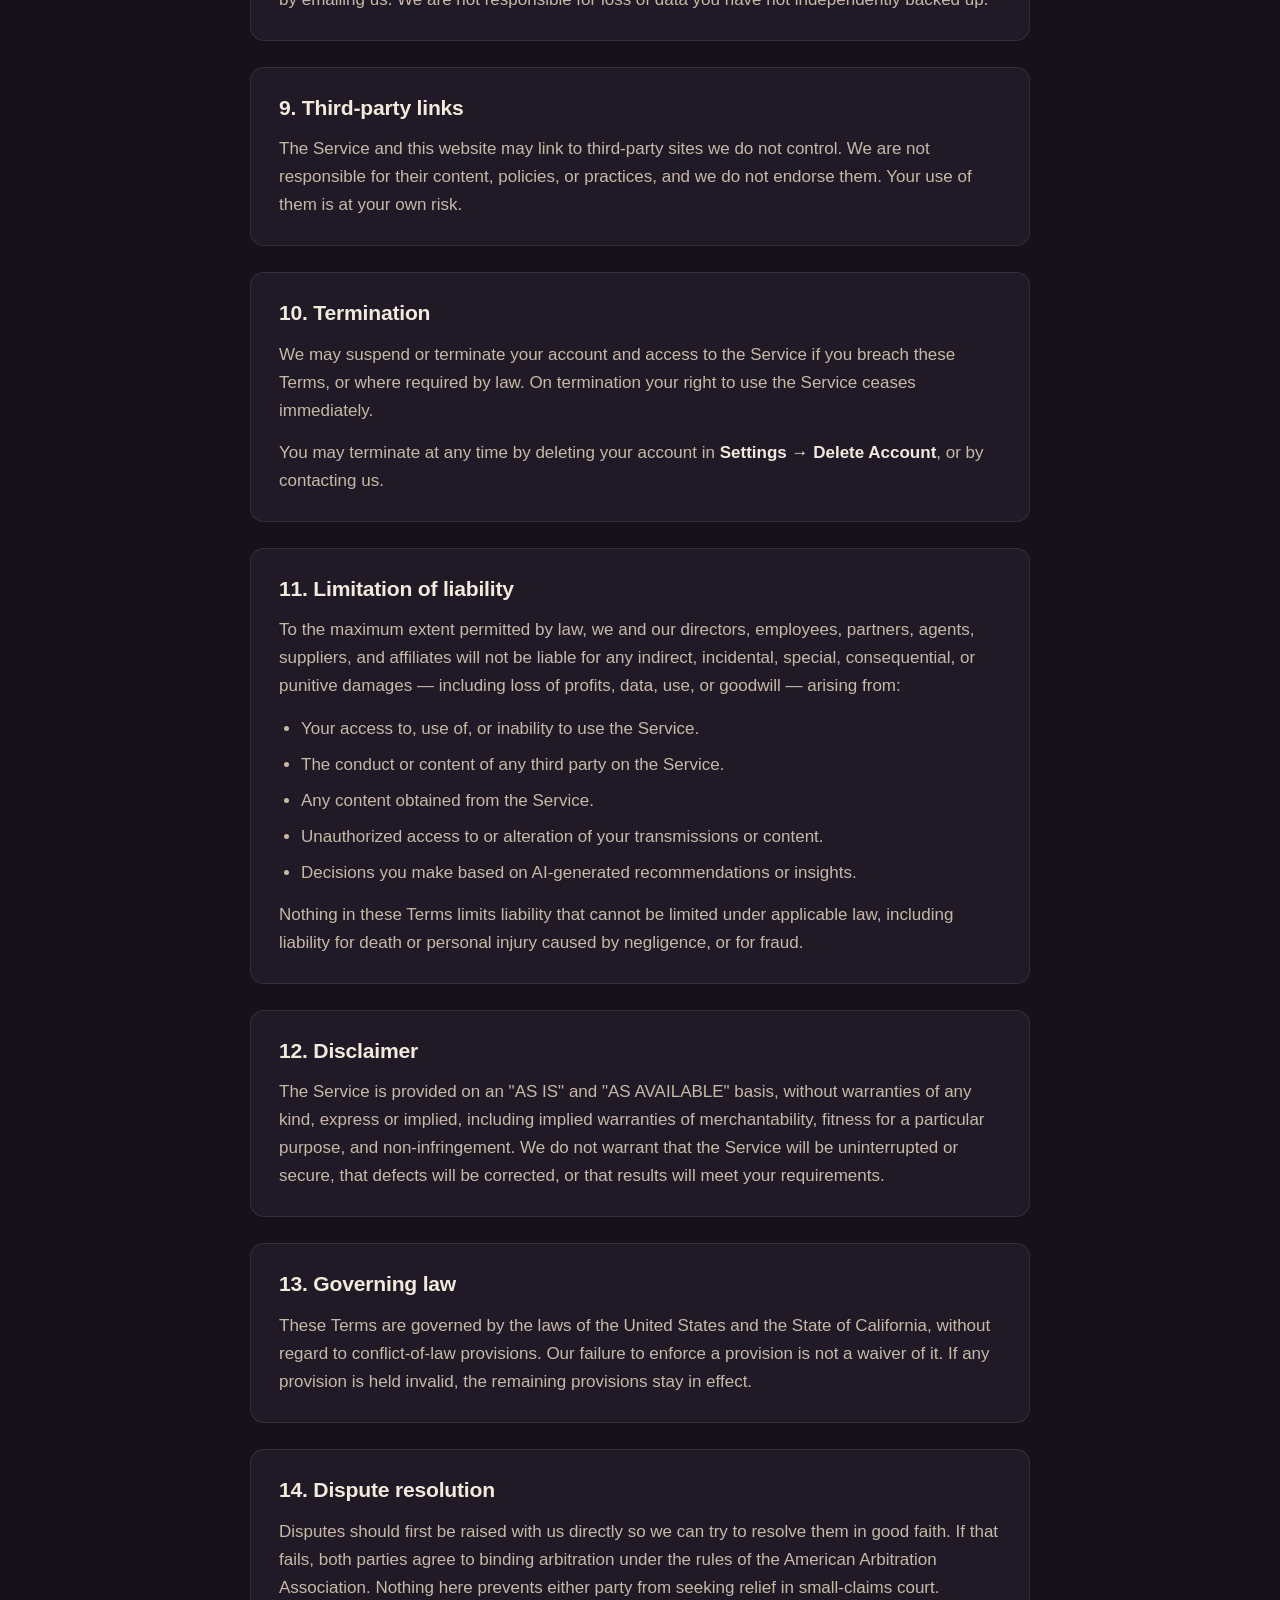
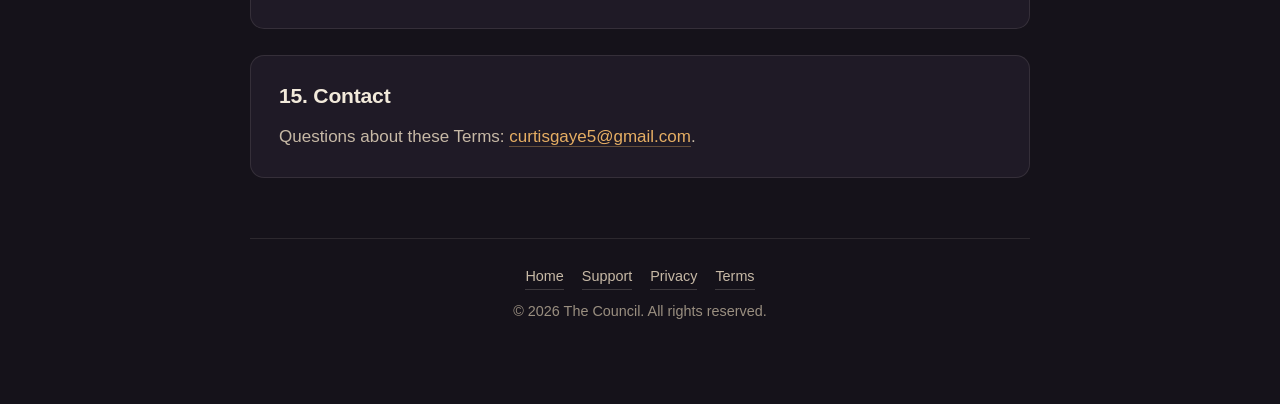
<file: Terms of Service.html>
<!DOCTYPE html><html lang="en"><head><meta charset="utf-8"><title>Terms of Service — The Council</title><link rel="canonical" href="terms.html"><meta http-equiv="refresh" content="0; url=terms.html"></head><body><p>This page has moved to <a href="terms.html">terms.html</a>.</p></body></html>
</file>
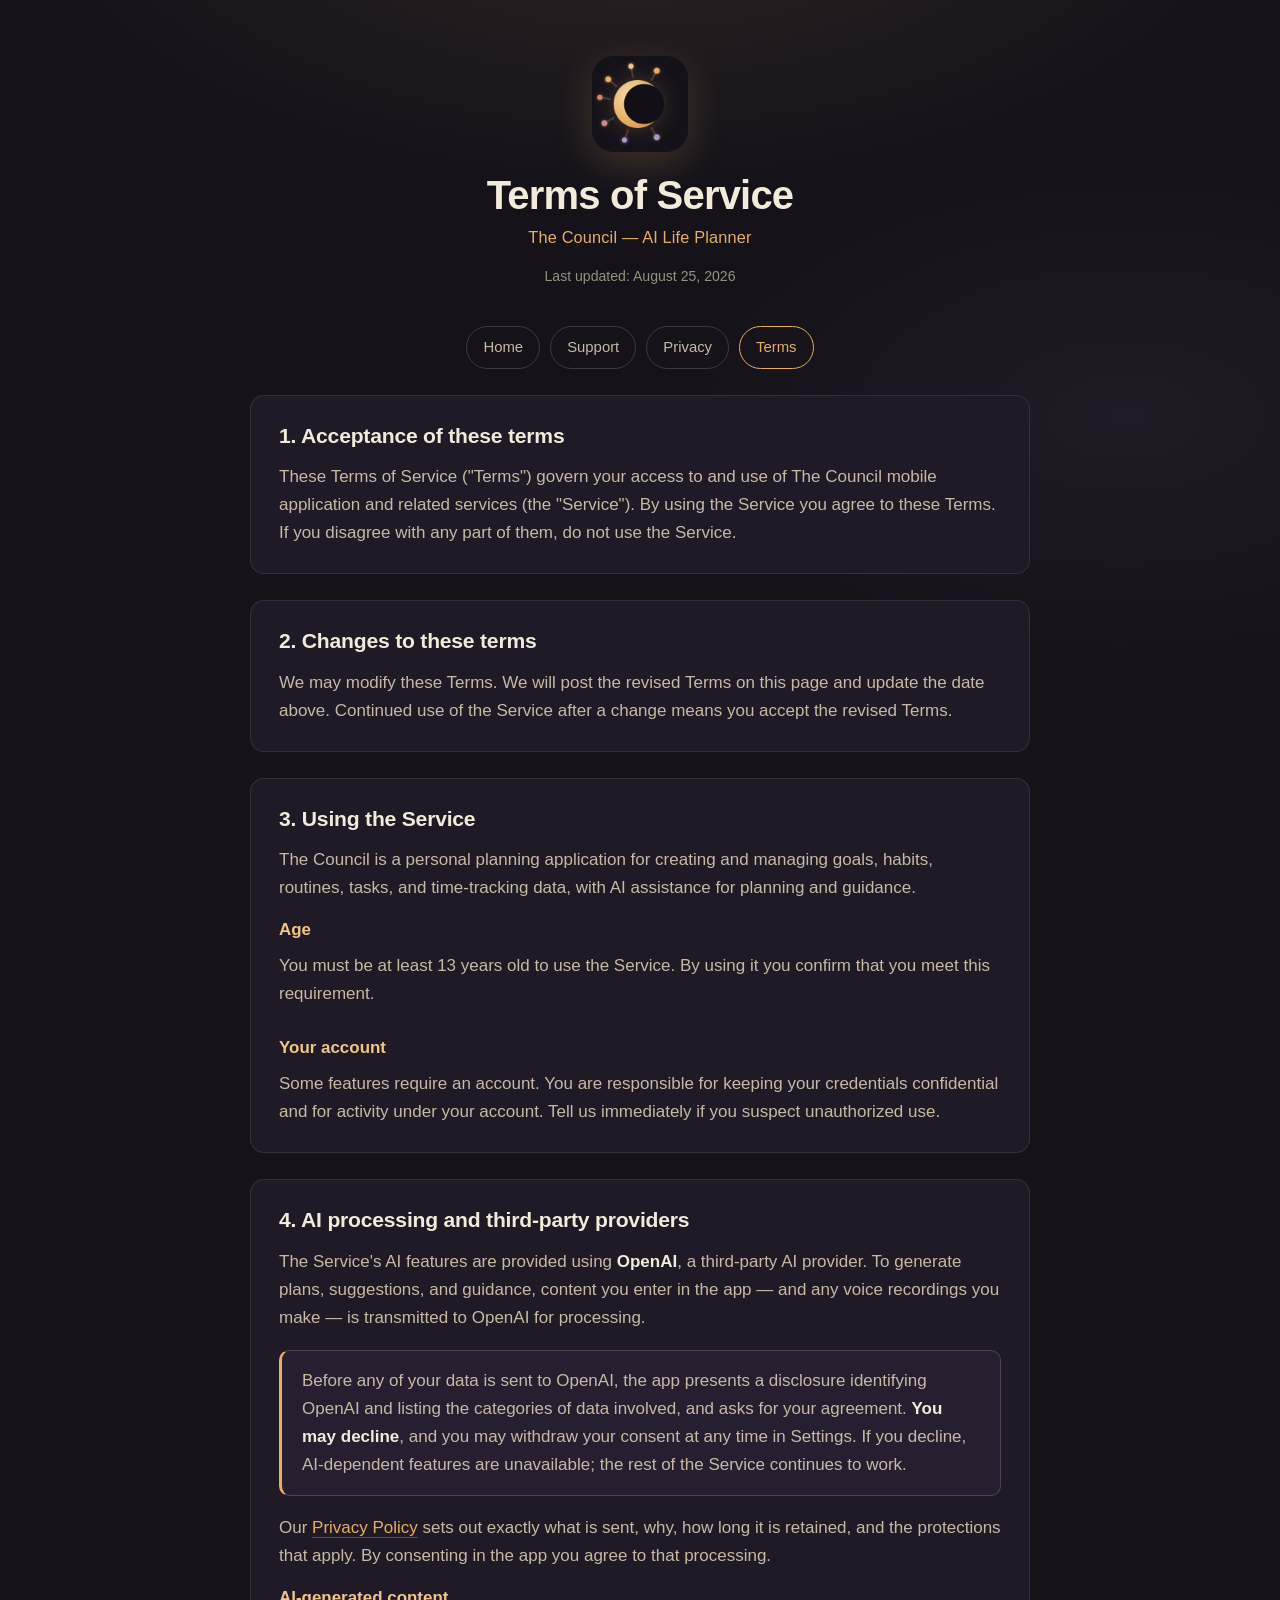
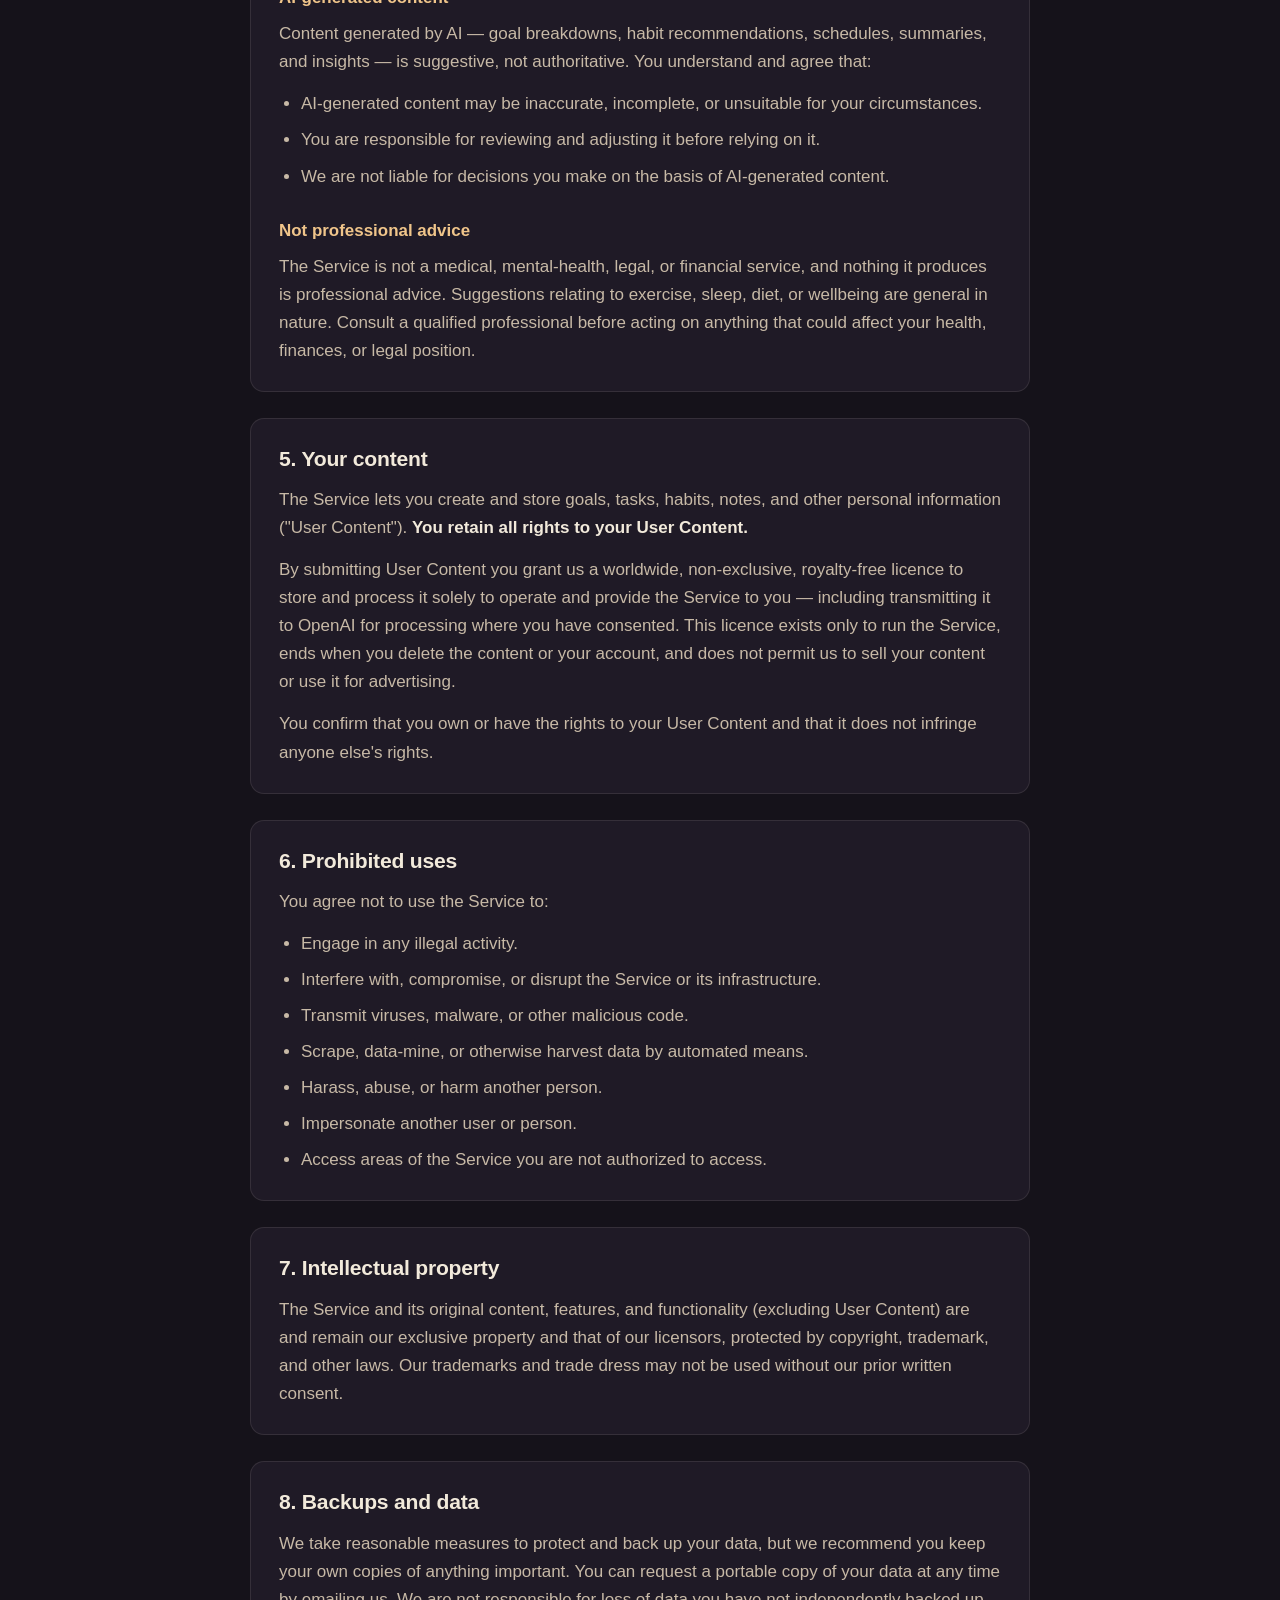
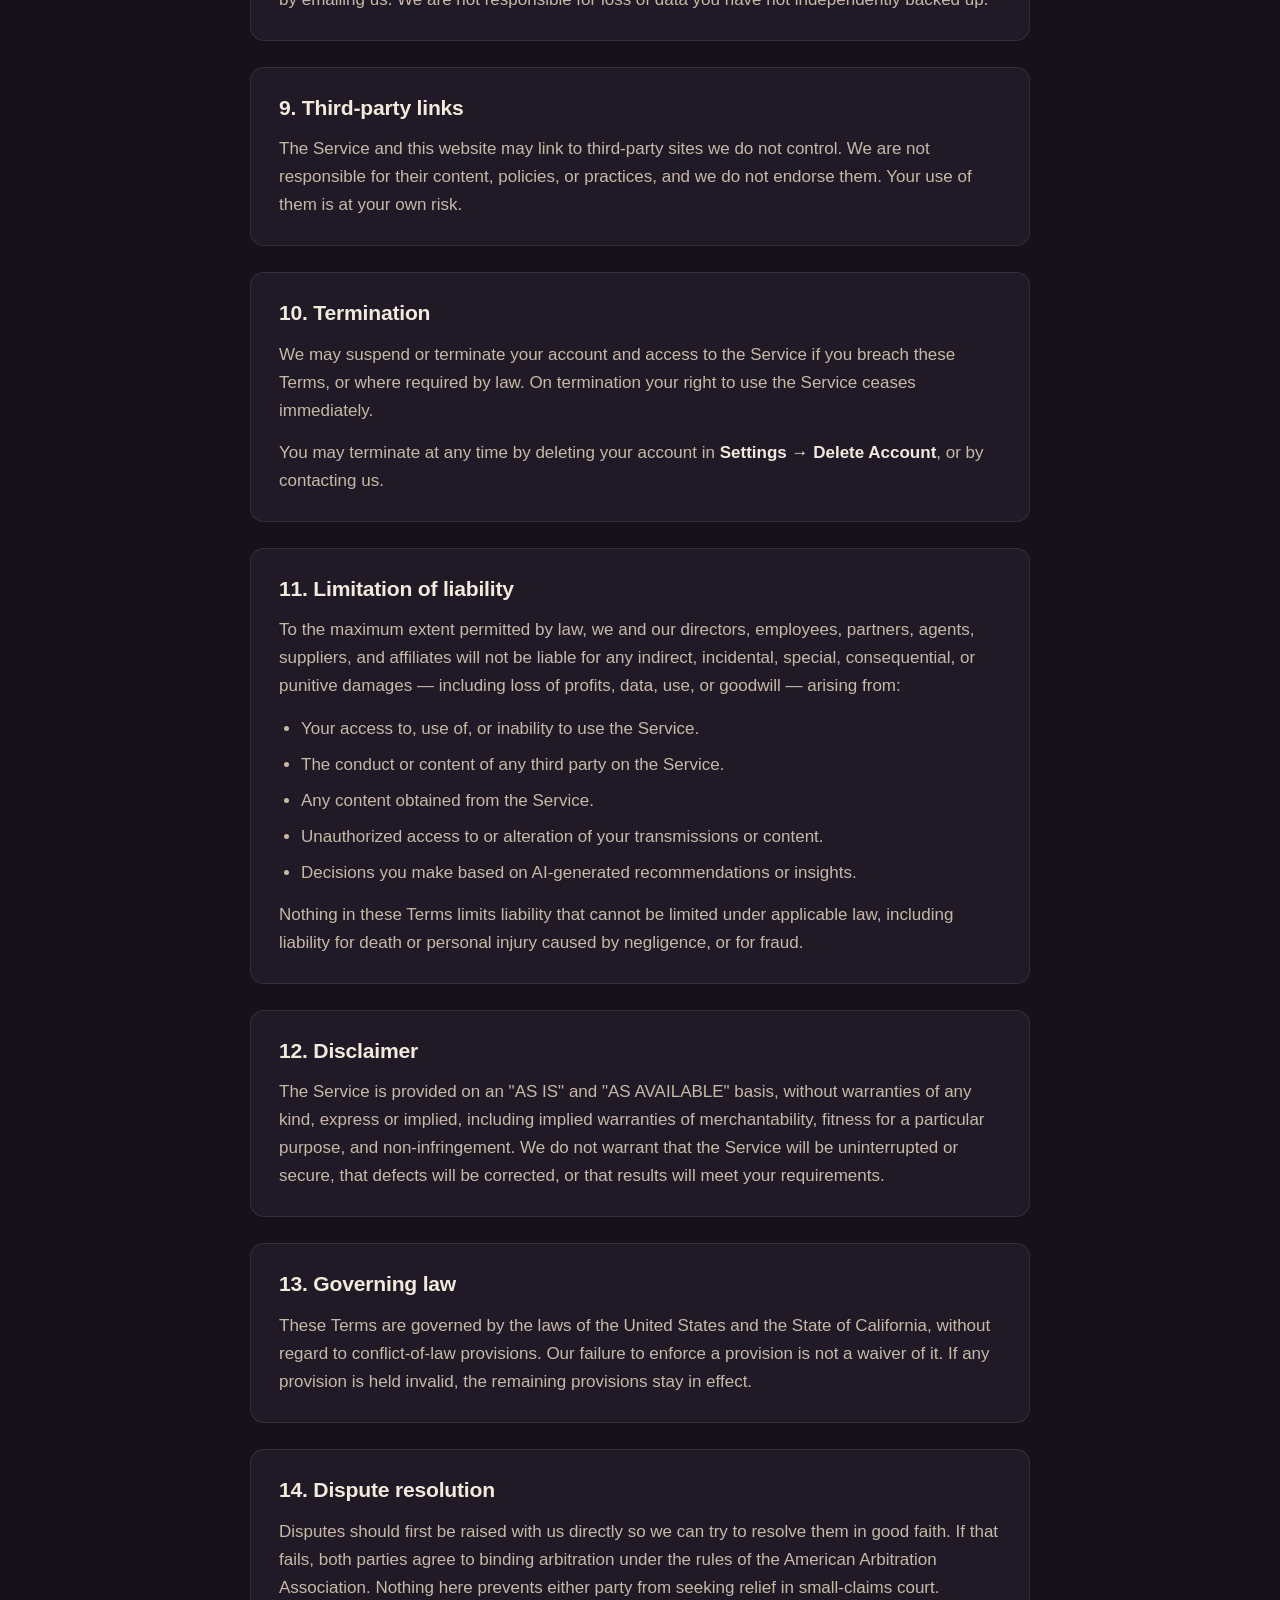
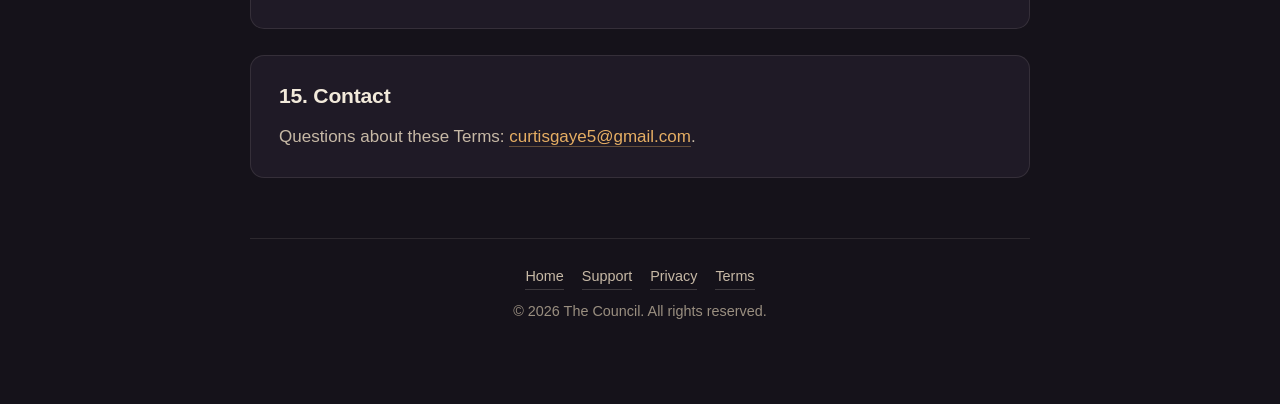
<file: terms.html>
<!DOCTYPE html>
<html lang="en">
<head>
<meta charset="utf-8">
<meta name="viewport" content="width=device-width, initial-scale=1">
<title>Terms of Service — The Council</title>
<meta name="description" content="Terms of Service for The Council — AI Life Planner.">
<link rel="icon" href="assets/icon.png">
<link rel="stylesheet" href="assets/site.css">
</head>
<body>
<div class="wrap">

<header class="masthead">
  <img src="assets/icon.png" alt="The Council app icon">
  <h1>Terms of Service</h1>
  <p class="tagline">The Council — AI Life Planner</p>
  <p class="updated">Last updated: August 25, 2026</p>
</header>

<nav class="sitenav">
  <a href="index.html">Home</a>
  <a href="support.html">Support</a>
  <a href="privacy.html">Privacy</a>
  <a href="terms.html" aria-current="page">Terms</a>
</nav>

<section>
  <h2>1. Acceptance of these terms</h2>
  <p>These Terms of Service ("Terms") govern your access to and use of The Council mobile application and related services (the "Service"). By using the Service you agree to these Terms. If you disagree with any part of them, do not use the Service.</p>
</section>

<section>
  <h2>2. Changes to these terms</h2>
  <p>We may modify these Terms. We will post the revised Terms on this page and update the date above. Continued use of the Service after a change means you accept the revised Terms.</p>
</section>

<section>
  <h2>3. Using the Service</h2>
  <p>The Council is a personal planning application for creating and managing goals, habits, routines, tasks, and time-tracking data, with AI assistance for planning and guidance.</p>

  <h3>Age</h3>
  <p>You must be at least 13 years old to use the Service. By using it you confirm that you meet this requirement.</p>

  <h3>Your account</h3>
  <p>Some features require an account. You are responsible for keeping your credentials confidential and for activity under your account. Tell us immediately if you suspect unauthorized use.</p>
</section>

<section>
  <h2>4. AI processing and third-party providers</h2>
  <p>The Service's AI features are provided using <strong>OpenAI</strong>, a third-party AI provider. To generate plans, suggestions, and guidance, content you enter in the app — and any voice recordings you make — is transmitted to OpenAI for processing.</p>
  <div class="callout">
    <p>Before any of your data is sent to OpenAI, the app presents a disclosure identifying OpenAI and listing the categories of data involved, and asks for your agreement. <strong>You may decline</strong>, and you may withdraw your consent at any time in Settings. If you decline, AI-dependent features are unavailable; the rest of the Service continues to work.</p>
  </div>
  <p>Our <a href="privacy.html">Privacy Policy</a> sets out exactly what is sent, why, how long it is retained, and the protections that apply. By consenting in the app you agree to that processing.</p>

  <h3>AI-generated content</h3>
  <p>Content generated by AI — goal breakdowns, habit recommendations, schedules, summaries, and insights — is suggestive, not authoritative. You understand and agree that:</p>
  <ul>
    <li>AI-generated content may be inaccurate, incomplete, or unsuitable for your circumstances.</li>
    <li>You are responsible for reviewing and adjusting it before relying on it.</li>
    <li>We are not liable for decisions you make on the basis of AI-generated content.</li>
  </ul>

  <h3>Not professional advice</h3>
  <p>The Service is not a medical, mental-health, legal, or financial service, and nothing it produces is professional advice. Suggestions relating to exercise, sleep, diet, or wellbeing are general in nature. Consult a qualified professional before acting on anything that could affect your health, finances, or legal position.</p>
</section>

<section>
  <h2>5. Your content</h2>
  <p>The Service lets you create and store goals, tasks, habits, notes, and other personal information ("User Content"). <strong>You retain all rights to your User Content.</strong></p>
  <p>By submitting User Content you grant us a worldwide, non-exclusive, royalty-free licence to store and process it solely to operate and provide the Service to you — including transmitting it to OpenAI for processing where you have consented. This licence exists only to run the Service, ends when you delete the content or your account, and does not permit us to sell your content or use it for advertising.</p>
  <p>You confirm that you own or have the rights to your User Content and that it does not infringe anyone else's rights.</p>
</section>

<section>
  <h2>6. Prohibited uses</h2>
  <p>You agree not to use the Service to:</p>
  <ul>
    <li>Engage in any illegal activity.</li>
    <li>Interfere with, compromise, or disrupt the Service or its infrastructure.</li>
    <li>Transmit viruses, malware, or other malicious code.</li>
    <li>Scrape, data-mine, or otherwise harvest data by automated means.</li>
    <li>Harass, abuse, or harm another person.</li>
    <li>Impersonate another user or person.</li>
    <li>Access areas of the Service you are not authorized to access.</li>
  </ul>
</section>

<section>
  <h2>7. Intellectual property</h2>
  <p>The Service and its original content, features, and functionality (excluding User Content) are and remain our exclusive property and that of our licensors, protected by copyright, trademark, and other laws. Our trademarks and trade dress may not be used without our prior written consent.</p>
</section>

<section>
  <h2>8. Backups and data</h2>
  <p>We take reasonable measures to protect and back up your data, but we recommend you keep your own copies of anything important. You can request a portable copy of your data at any time by emailing us. We are not responsible for loss of data you have not independently backed up.</p>
</section>

<section>
  <h2>9. Third-party links</h2>
  <p>The Service and this website may link to third-party sites we do not control. We are not responsible for their content, policies, or practices, and we do not endorse them. Your use of them is at your own risk.</p>
</section>

<section>
  <h2>10. Termination</h2>
  <p>We may suspend or terminate your account and access to the Service if you breach these Terms, or where required by law. On termination your right to use the Service ceases immediately.</p>
  <p>You may terminate at any time by deleting your account in <strong>Settings &rarr; Delete Account</strong>, or by contacting us.</p>
</section>

<section>
  <h2>11. Limitation of liability</h2>
  <p>To the maximum extent permitted by law, we and our directors, employees, partners, agents, suppliers, and affiliates will not be liable for any indirect, incidental, special, consequential, or punitive damages — including loss of profits, data, use, or goodwill — arising from:</p>
  <ul>
    <li>Your access to, use of, or inability to use the Service.</li>
    <li>The conduct or content of any third party on the Service.</li>
    <li>Any content obtained from the Service.</li>
    <li>Unauthorized access to or alteration of your transmissions or content.</li>
    <li>Decisions you make based on AI-generated recommendations or insights.</li>
  </ul>
  <p>Nothing in these Terms limits liability that cannot be limited under applicable law, including liability for death or personal injury caused by negligence, or for fraud.</p>
</section>

<section>
  <h2>12. Disclaimer</h2>
  <p>The Service is provided on an "AS IS" and "AS AVAILABLE" basis, without warranties of any kind, express or implied, including implied warranties of merchantability, fitness for a particular purpose, and non-infringement. We do not warrant that the Service will be uninterrupted or secure, that defects will be corrected, or that results will meet your requirements.</p>
</section>

<section>
  <h2>13. Governing law</h2>
  <p>These Terms are governed by the laws of the United States and the State of California, without regard to conflict-of-law provisions. Our failure to enforce a provision is not a waiver of it. If any provision is held invalid, the remaining provisions stay in effect.</p>
</section>

<section>
  <h2>14. Dispute resolution</h2>
  <p>Disputes should first be raised with us directly so we can try to resolve them in good faith. If that fails, both parties agree to binding arbitration under the rules of the American Arbitration Association. Nothing here prevents either party from seeking relief in small-claims court.</p>
</section>

<section>
  <h2>15. Contact</h2>
  <p>Questions about these Terms: <a href="mailto:curtisgaye5@gmail.com">curtisgaye5@gmail.com</a>.</p>
</section>

</div>

<footer>
  <div class="footlinks">
    <a href="index.html">Home</a>
    <a href="support.html">Support</a>
    <a href="privacy.html">Privacy</a>
    <a href="terms.html">Terms</a>
  </div>
  <p>&copy; 2026 The Council. All rights reserved.</p>
</footer>
</body>
</html>
</file>
<file: assets/site.css>
/* The Council — shared site styles (Lamplight palette, matched to the app) */

:root {
  --bg: #15121A;
  --surface: #1F1A26;
  --surface-2: #271F2F;
  --header: #2C2435;
  --ink: #F2EADB;
  --ink-2: #C7B9A6;
  --ink-muted: #9A8F80;
  --honey: #E6AE63;
  --honey-soft: #F0C58A;
  --terracotta: #D38A66;
  --sage: #9CB57F;
  --plum: #B295BE;
  --line: rgba(242, 234, 219, 0.10);
  --line-strong: rgba(242, 234, 219, 0.18);
  --radius: 14px;
  --maxw: 780px;
}

* { box-sizing: border-box; }

html { -webkit-text-size-adjust: 100%; }

body {
  margin: 0;
  padding: 0 20px 80px;
  background: var(--bg);
  color: var(--ink-2);
  font-family: -apple-system, BlinkMacSystemFont, "Segoe UI", Inter, Roboto,
    Helvetica, Arial, sans-serif;
  font-size: 17px;
  line-height: 1.65;
  /* warm ambient glow, echoing the app's lamplight layer */
  background-image:
    radial-gradient(900px 460px at 50% -140px, rgba(230, 174, 99, 0.13), transparent 70%),
    radial-gradient(620px 340px at 88% 8%, rgba(178, 149, 190, 0.07), transparent 72%);
  background-repeat: no-repeat;
}

.wrap { max-width: var(--maxw); margin: 0 auto; }

/* ---------- masthead ---------- */

.masthead { text-align: center; padding: 56px 0 8px; }

.masthead img {
  width: 96px; height: 96px;
  border-radius: 22px;
  display: block; margin: 0 auto 20px;
  box-shadow: 0 12px 40px rgba(230, 174, 99, 0.20);
}

.masthead h1 {
  margin: 0 0 6px;
  font-size: clamp(1.9rem, 5vw, 2.5rem);
  line-height: 1.15;
  letter-spacing: -0.02em;
  color: var(--ink);
  font-weight: 650;
}

.masthead .tagline {
  margin: 0;
  color: var(--honey);
  font-size: 1.02rem;
  letter-spacing: 0.01em;
}

.masthead .updated {
  margin: 14px 0 0;
  color: var(--ink-muted);
  font-size: 0.88rem;
}

/* ---------- nav ---------- */

.sitenav {
  display: flex; flex-wrap: wrap; justify-content: center;
  gap: 10px; margin: 30px 0 8px;
}

.sitenav a {
  display: inline-block;
  padding: 8px 16px;
  border: 1px solid var(--line-strong);
  border-radius: 999px;
  color: var(--ink-2);
  text-decoration: none;
  font-size: 0.93rem;
  transition: border-color .18s ease, color .18s ease, background-color .18s ease;
}

.sitenav a:hover, .sitenav a:focus-visible {
  color: var(--bg);
  background: var(--honey);
  border-color: var(--honey);
}

.sitenav a[aria-current="page"] {
  color: var(--honey);
  border-color: var(--honey);
}

/* ---------- structure ---------- */

section {
  background: var(--surface);
  border: 1px solid var(--line);
  border-radius: var(--radius);
  padding: 26px 28px;
  margin: 26px 0;
}

h2 {
  margin: 0 0 14px;
  font-size: 1.32rem;
  line-height: 1.3;
  color: var(--ink);
  font-weight: 620;
  letter-spacing: -0.01em;
}

h3 {
  margin: 26px 0 8px;
  font-size: 1.06rem;
  color: var(--honey-soft);
  font-weight: 600;
}

h3:first-of-type { margin-top: 6px; }

p { margin: 0 0 14px; }
p:last-child, ul:last-child, ol:last-child { margin-bottom: 0; }

ul, ol { padding-left: 22px; margin: 0 0 14px; }
li { margin-bottom: 8px; }
li:last-child { margin-bottom: 0; }

strong { color: var(--ink); font-weight: 600; }

a { color: var(--honey); text-decoration: none; border-bottom: 1px solid rgba(230, 174, 99, 0.35); }
a:hover, a:focus-visible { color: var(--honey-soft); border-bottom-color: var(--honey-soft); }

code {
  background: var(--surface-2);
  padding: 2px 7px;
  border-radius: 6px;
  font-size: 0.9em;
  color: var(--honey-soft);
  font-family: ui-monospace, SFMono-Regular, Menlo, monospace;
}

/* ---------- callout ---------- */

.callout {
  background: var(--surface-2);
  border: 1px solid var(--line-strong);
  border-left: 3px solid var(--honey);
  border-radius: 10px;
  padding: 16px 20px;
  margin: 18px 0;
}

.callout p:last-child { margin-bottom: 0; }

/* ---------- data table ---------- */

.tablewrap { overflow-x: auto; margin: 18px 0; }

table {
  width: 100%;
  border-collapse: collapse;
  font-size: 0.95rem;
  min-width: 520px;
}

th, td {
  text-align: left;
  padding: 12px 14px;
  border-bottom: 1px solid var(--line);
  vertical-align: top;
}

th {
  color: var(--ink);
  font-weight: 600;
  background: var(--surface-2);
  white-space: nowrap;
}

tr:last-child td { border-bottom: none; }

/* ---------- feature grid ---------- */

.grid {
  display: grid;
  grid-template-columns: repeat(auto-fit, minmax(215px, 1fr));
  gap: 16px;
  margin: 22px 0 0;
}

.card {
  background: var(--surface-2);
  border: 1px solid var(--line);
  border-radius: 12px;
  padding: 20px;
}

.card h4 {
  margin: 0 0 7px;
  font-size: 1rem;
  color: var(--ink);
  font-weight: 600;
}

.card p { margin: 0; font-size: 0.94rem; color: var(--ink-2); }

/* ---------- forms ---------- */

label {
  display: block;
  margin: 18px 0 7px;
  color: var(--ink);
  font-size: 0.94rem;
  font-weight: 500;
}

input, select, textarea {
  width: 100%;
  padding: 12px 14px;
  background: var(--bg);
  border: 1px solid var(--line-strong);
  border-radius: 10px;
  color: var(--ink);
  font-family: inherit;
  font-size: 1rem;
}

input:focus, select:focus, textarea:focus {
  outline: none;
  border-color: var(--honey);
  box-shadow: 0 0 0 3px rgba(230, 174, 99, 0.16);
}

textarea { min-height: 150px; resize: vertical; }

button {
  margin-top: 22px;
  padding: 13px 30px;
  background: var(--honey);
  color: #1A1410;
  border: none;
  border-radius: 999px;
  font-family: inherit;
  font-size: 1rem;
  font-weight: 620;
  cursor: pointer;
  transition: background-color .18s ease;
}

button:hover, button:focus-visible { background: var(--honey-soft); }

/* ---------- footer ---------- */

footer {
  max-width: var(--maxw);
  margin: 60px auto 0;
  padding-top: 26px;
  border-top: 1px solid var(--line);
  text-align: center;
  color: var(--ink-muted);
  font-size: 0.9rem;
}

footer a { color: var(--ink-2); border-bottom-color: var(--line-strong); }
footer .footlinks { margin-bottom: 10px; display: flex; gap: 18px; justify-content: center; flex-wrap: wrap; }

@media (max-width: 560px) {
  body { font-size: 16px; padding: 0 16px 60px; }
  section { padding: 22px 19px; }
  .masthead { padding: 40px 0 4px; }
}
</file>
